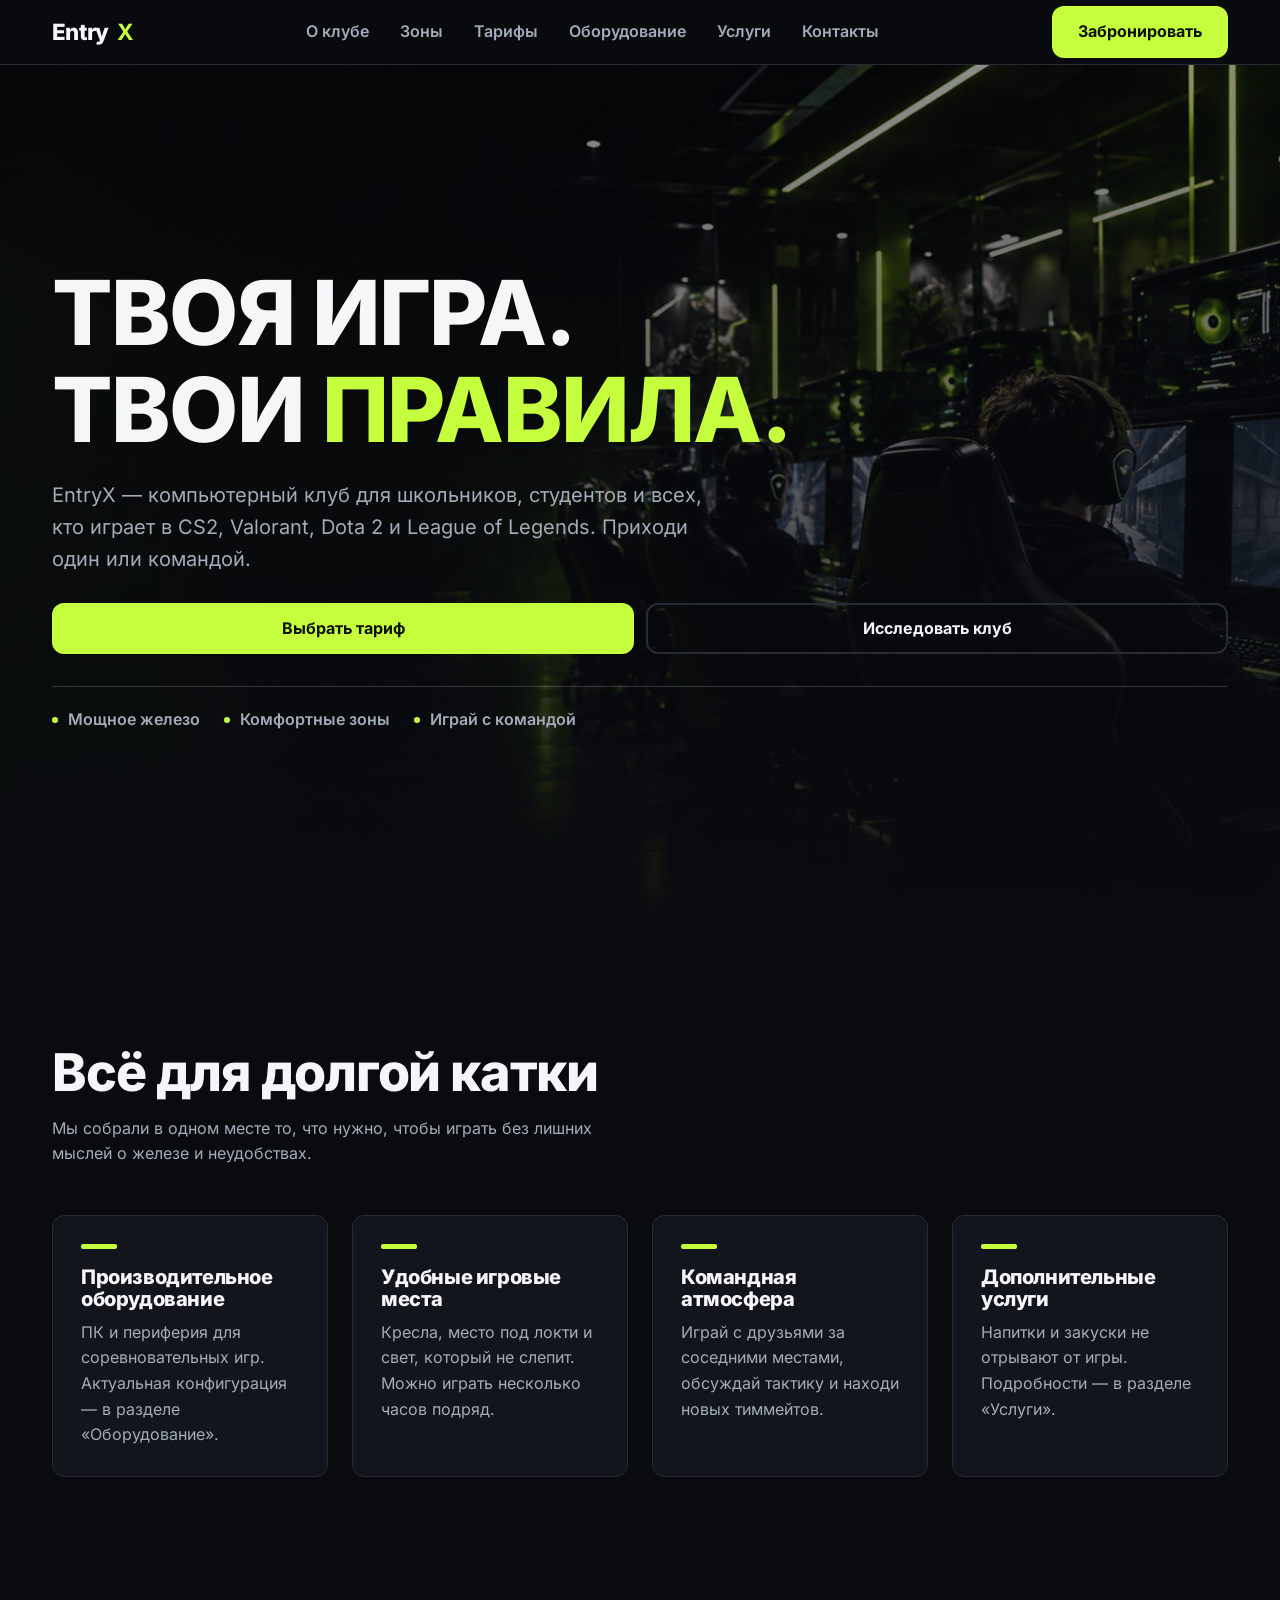
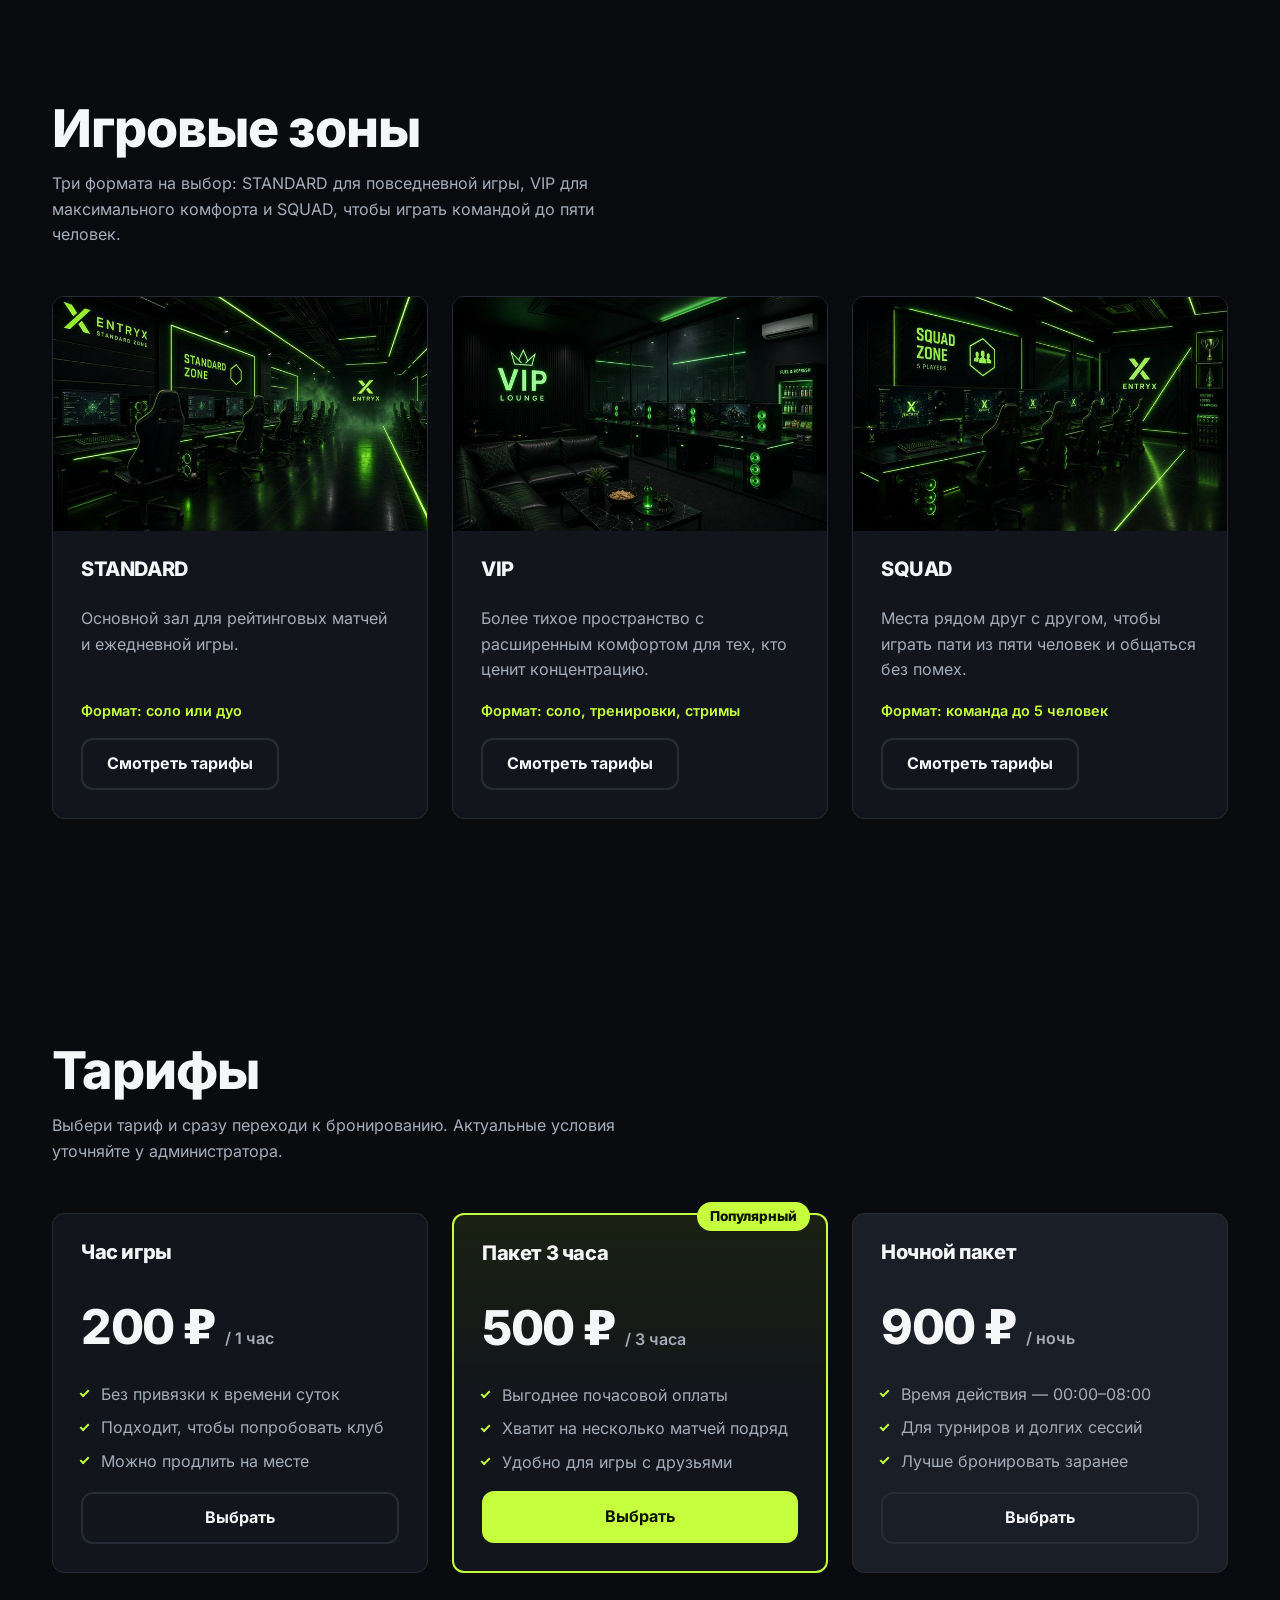
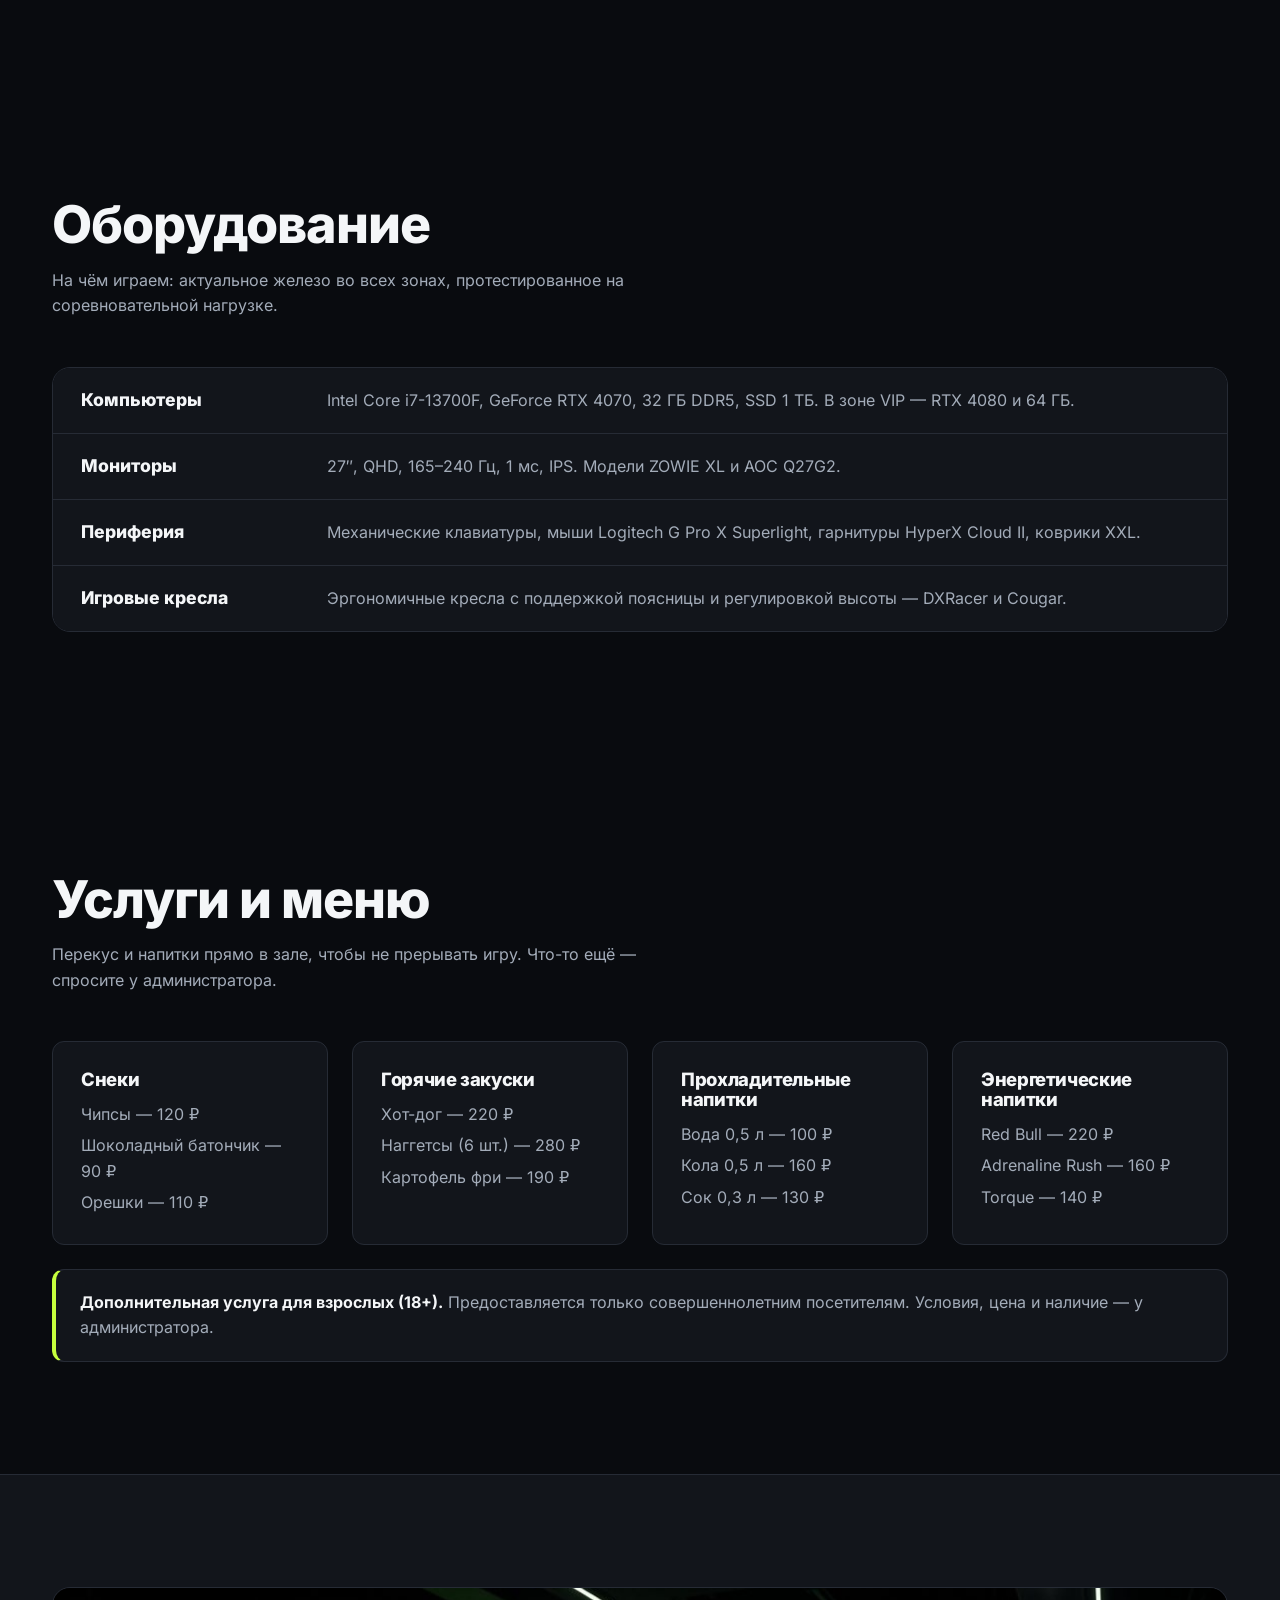
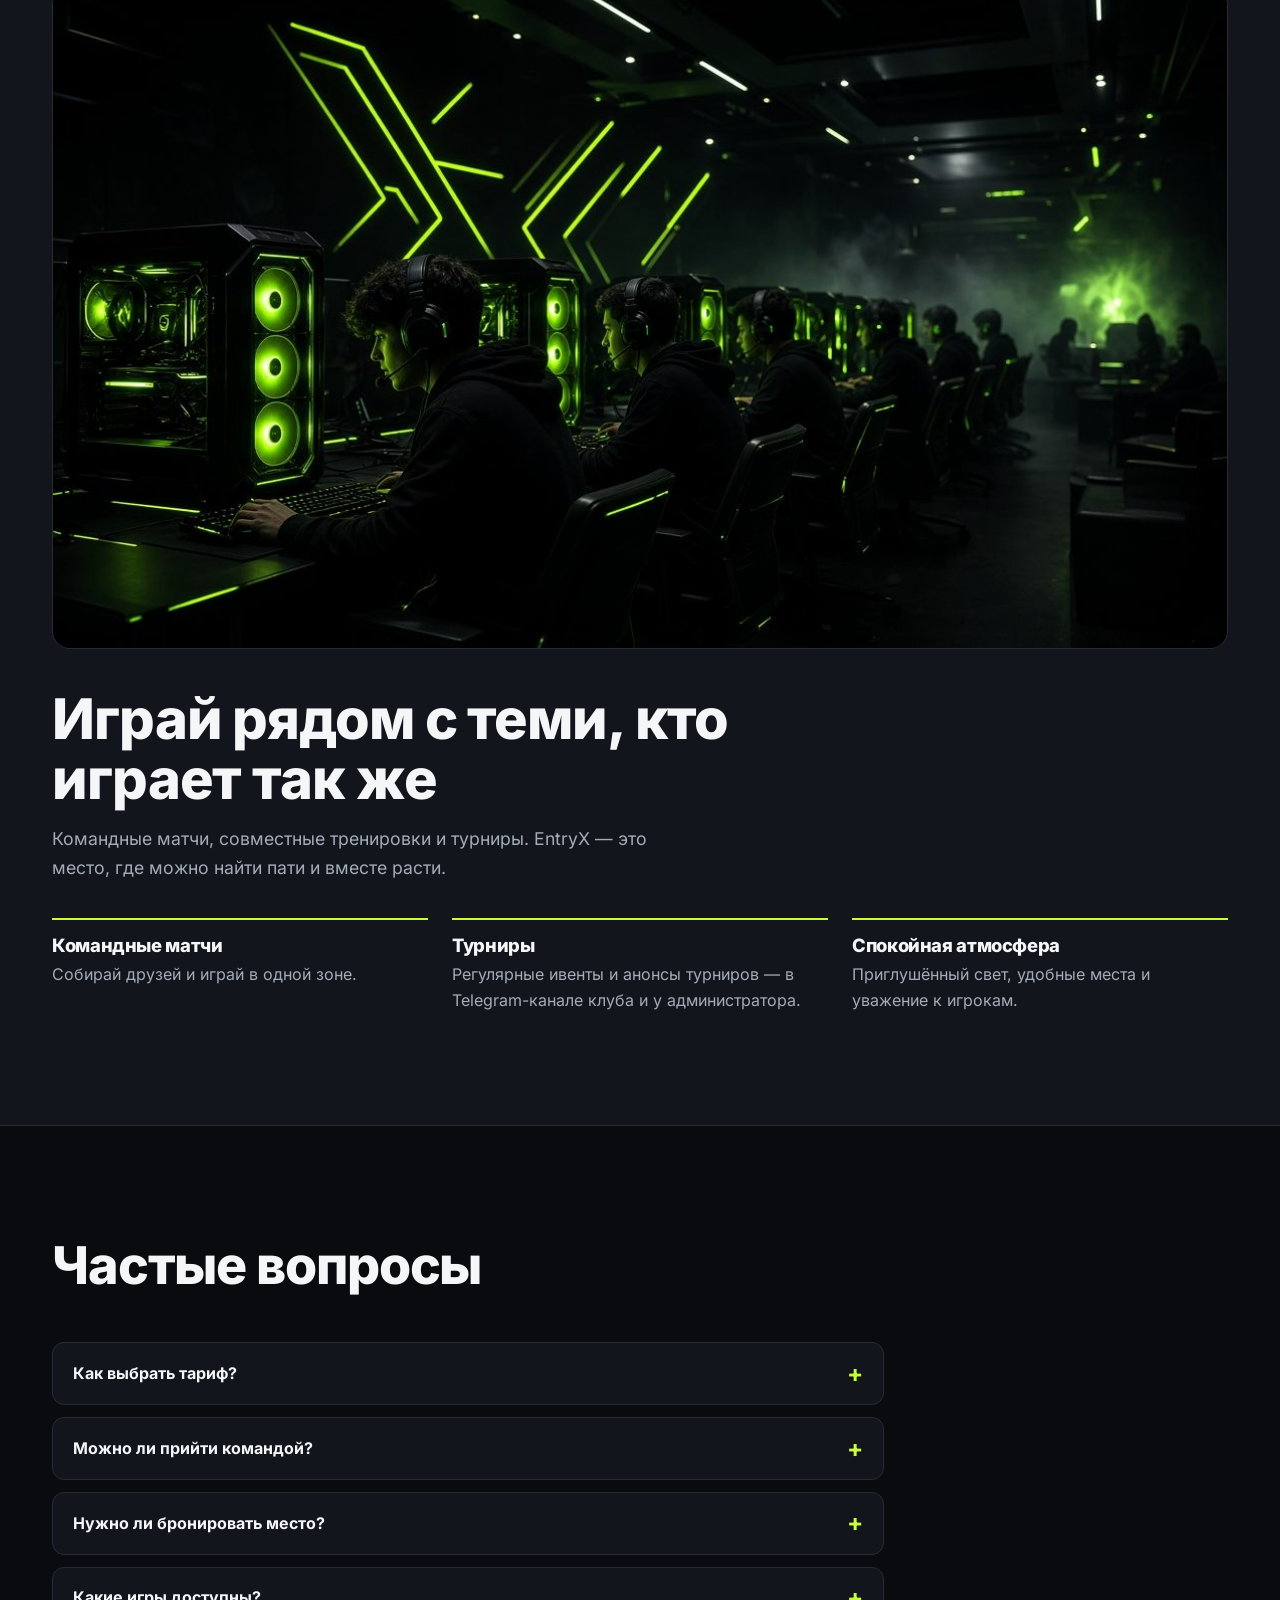
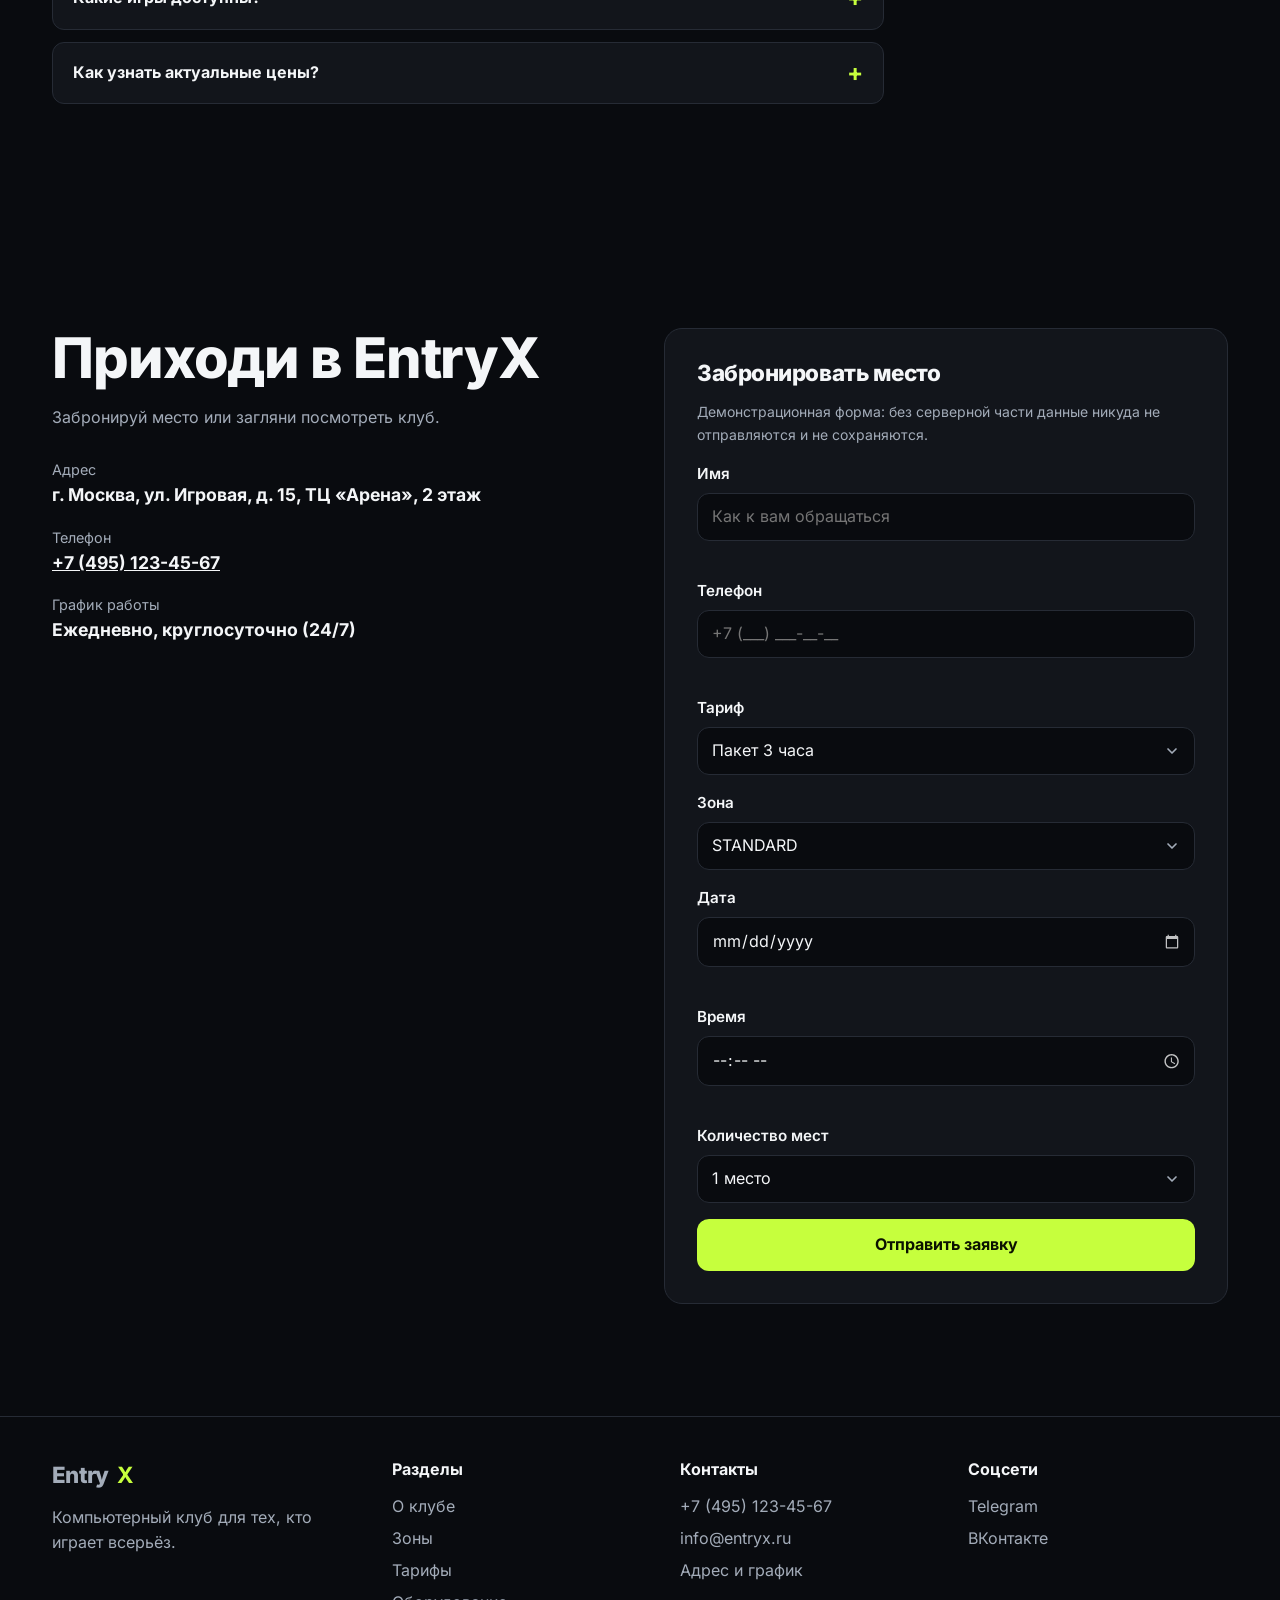
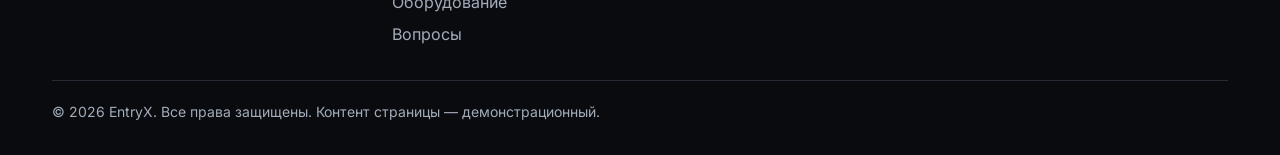
<file: index.html>
<!DOCTYPE html>
<html lang="ru">
<head>
  <meta charset="UTF-8">
  <meta name="viewport" content="width=device-width, initial-scale=1, viewport-fit=cover">
  <script>document.documentElement.classList.add("js");</script>
  <title>EntryX — компьютерный клуб для тех, кто играет всерьёз</title>
  <meta name="description" content="EntryX — компьютерный клуб: игровые зоны, командные места, тарифы и турнирная атмосфера. CS2, Valorant, Dota 2, League of Legends.">
  <meta name="theme-color" content="#090B0F">

  <link rel="icon" href="favicon.svg" type="image/svg+xml">
  <link rel="canonical" href="https://entryx.example.com/">

  <!-- Open Graph -->
  <meta property="og:type" content="website">
  <meta property="og:locale" content="ru_RU">
  <meta property="og:site_name" content="EntryX">
  <meta property="og:title" content="EntryX — компьютерный клуб для тех, кто играет всерьёз">
  <meta property="og:description" content="Игровые зоны, командные места, тарифы и турнирная атмосфера. CS2, Valorant, Dota 2, League of Legends.">
  <meta property="og:url" content="https://entryx.example.com/">
  <meta property="og:image" content="https://images.unsplash.com/photo-1542751371-adc38448a05e?auto=format&fit=crop&w=1200&q=80">

  <!-- Twitter Card -->
  <meta name="twitter:card" content="summary_large_image">
  <meta name="twitter:title" content="EntryX — компьютерный клуб">
  <meta name="twitter:description" content="Игровые зоны, командные места, тарифы и турнирная атмосфера.">
  <meta name="twitter:image" content="https://images.unsplash.com/photo-1542751371-adc38448a05e?auto=format&fit=crop&w=1200&q=80">

  <!-- Self-hosted шрифты: preload основного начертания -->
  <link rel="preload" href="fonts/inter/inter-v20-cyrillic_latin-regular.woff2" as="font" type="font/woff2" crossorigin>

  <link rel="stylesheet" href="css/tokens.css">
  <link rel="stylesheet" href="css/base.css">
  <link rel="stylesheet" href="css/components.css">

  <script type="application/ld+json">
  {
    "@context": "https://schema.org",
    "@type": "InternetCafe",
    "name": "EntryX",
    "description": "Компьютерный клуб: игровые зоны, командные места, тарифы и турнирная атмосфера.",
    "url": "https://entryx.example.com/",
    "telephone": "+7 (495) 123-45-67",
    "priceRange": "₽₽",
    "address": {
      "@type": "PostalAddress",
      "addressCountry": "RU",
      "streetAddress": "ул. Игровая, д. 15, ТЦ «Арена», 2 этаж"
    },
    "openingHours": "Mo-Su 00:00-24:00"
  }
  </script>

  <script src="js/main.js" defer></script>
  <script src="js/form.js" defer></script>
</head>
<body>
  <a class="skip" href="#main">Перейти к содержимому</a>

  <header class="site-header">
    <div class="wrap bar">
      <a class="logo" href="#top" aria-label="EntryX — на главную">
        Entry<b>X</b>
      </a>
      <nav class="nav" aria-label="Основная навигация">
        <ul>
          <li><a href="#about">О клубе</a></li>
          <li><a href="#zones">Зоны</a></li>
          <li><a href="#tariffs">Тарифы</a></li>
          <li><a href="#equipment">Оборудование</a></li>
          <li><a href="#services">Услуги</a></li>
          <li><a href="#contacts">Контакты</a></li>
        </ul>
      </nav>
      <a class="btn btn-primary header-cta" href="#booking">Забронировать</a>
      <button class="menu-btn" id="menuBtn" type="button" aria-expanded="false" aria-controls="mobileNav" aria-label="Открыть меню">
        <span></span><span></span><span></span>
      </button>
    </div>
    <div class="mobile-nav" id="mobileNav">
      <nav aria-label="Мобильная навигация">
        <ul>
          <li><a href="#about">О клубе</a></li>
          <li><a href="#zones">Зоны</a></li>
          <li><a href="#tariffs">Тарифы</a></li>
          <li><a href="#equipment">Оборудование</a></li>
          <li><a href="#services">Услуги</a></li>
          <li><a href="#contacts">Контакты</a></li>
        </ul>
      </nav>
      <a class="btn btn-primary btn-block" href="#booking">Забронировать</a>
    </div>
  </header>

  <main id="main">
    <!-- HERO -->
    <section class="hero" id="top" aria-labelledby="hero-title">
      <div class="hero-bg" aria-hidden="true">
        <img
          src="images/hero-1200.jpg"
          srcset="images/hero-480.jpg 480w,
                  images/hero-768.jpg 768w,
                  images/hero-1200.jpg 1200w,
                  images/hero-1600.jpg 1600w"
          sizes="100vw"
          alt=""
          width="1600" height="900"
          loading="eager" fetchpriority="high" decoding="async">
      </div>
      <div class="wrap hero-content">
        <h1 id="hero-title">Твоя игра.<br>Твои <em>правила.</em></h1>
        <p class="lead">EntryX — компьютерный клуб для школьников, студентов и всех, кто играет в CS2, Valorant, Dota 2 и League of Legends. Приходи один или командой.</p>
        <div class="hero-actions">
          <a class="btn btn-primary" href="#tariffs">Выбрать тариф</a>
          <a class="btn btn-ghost" href="#about">Исследовать клуб</a>
        </div>
        <ul class="facts" aria-label="Коротко о клубе">
          <li>Мощное железо</li>
          <li>Комфортные зоны</li>
          <li>Играй с командой</li>
        </ul>
      </div>
    </section>

    <!-- ПРЕИМУЩЕСТВА -->
    <section id="about" aria-labelledby="about-title">
      <div class="wrap">
        <div class="sec-head">
          <h2 id="about-title">Всё для долгой катки</h2>
          <p>Мы собрали в одном месте то, что нужно, чтобы играть без лишних мыслей о железе и неудобствах.</p>
        </div>
        <div class="grid cols-2">
          <article class="card">
            <div class="mark" aria-hidden="true"></div>
            <h3>Производительное оборудование</h3>
            <p>ПК и периферия для соревновательных игр. Актуальная конфигурация — в разделе «Оборудование».</p>
          </article>
          <article class="card">
            <div class="mark" aria-hidden="true"></div>
            <h3>Удобные игровые места</h3>
            <p>Кресла, место под локти и свет, который не слепит. Можно играть несколько часов подряд.</p>
          </article>
          <article class="card">
            <div class="mark" aria-hidden="true"></div>
            <h3>Командная атмосфера</h3>
            <p>Играй с друзьями за соседними местами, обсуждай тактику и находи новых тиммейтов.</p>
          </article>
          <article class="card">
            <div class="mark" aria-hidden="true"></div>
            <h3>Дополнительные услуги</h3>
            <p>Напитки и закуски не отрывают от игры. Подробности — в разделе «Услуги».</p>
          </article>
        </div>
      </div>
    </section>

    <!-- ЗОНЫ -->
    <section id="zones" aria-labelledby="zones-title">
      <div class="wrap">
        <div class="sec-head">
          <h2 id="zones-title">Игровые зоны</h2>
          <p>Три формата на выбор: STANDARD для повседневной игры, VIP для максимального комфорта и SQUAD, чтобы играть командой до пяти человек.</p>
        </div>
        <div class="grid cols-3">
          <article class="card zone">
            <div class="zone-media" aria-hidden="true">
              <img
                src="images/zone-std-400.jpg"
                srcset="images/zone-std-400.jpg 400w,
                        images/zone-std-700.jpg 700w"
                sizes="(min-width: 900px) 33vw, 100vw"
                alt=""
                width="700" height="470"
                loading="lazy" decoding="async">
            </div>
            <div class="zone-body">
              <h3>STANDARD</h3>
              <p>Основной зал для рейтинговых матчей и ежедневной игры.</p>
              <span class="meta">Формат: соло или дуо</span>
              <a class="btn btn-ghost" href="#tariffs">Смотреть тарифы</a>
            </div>
          </article>
          <article class="card zone">
            <div class="zone-media" aria-hidden="true">
              <img
                src="images/zone-vip-400.jpg"
                srcset="images/zone-vip-400.jpg 400w,
                        images/zone-vip-700.jpg 700w"
                sizes="(min-width: 900px) 33vw, 100vw"
                alt=""
                width="700" height="470"
                loading="lazy" decoding="async">
            </div>
            <div class="zone-body">
              <h3>VIP</h3>
              <p>Более тихое пространство с расширенным комфортом для тех, кто ценит концентрацию.</p>
              <span class="meta">Формат: соло, тренировки, стримы</span>
              <a class="btn btn-ghost" href="#tariffs">Смотреть тарифы</a>
            </div>
          </article>
          <article class="card zone">
            <div class="zone-media" aria-hidden="true">
              <img
                src="images/zone-squad-400.jpg"
                srcset="images/zone-squad-400.jpg 400w,
                        images/zone-squad-700.jpg 700w"
                sizes="(min-width: 900px) 33vw, 100vw"
                alt=""
                width="700" height="467"
                loading="lazy" decoding="async">
            </div>
            <div class="zone-body">
              <h3>SQUAD</h3>
              <p>Места рядом друг с другом, чтобы играть пати из пяти человек и общаться без помех.</p>
              <span class="meta">Формат: команда до 5 человек</span>
              <a class="btn btn-ghost" href="#tariffs">Смотреть тарифы</a>
            </div>
          </article>
        </div>
      </div>
    </section>

    <!-- ТАРИФЫ -->
    <section id="tariffs" aria-labelledby="tariffs-title">
      <div class="wrap">
        <div class="sec-head">
          <h2 id="tariffs-title">Тарифы</h2>
          <p>Выбери тариф и сразу переходи к бронированию. Актуальные условия уточняйте у администратора.</p>
        </div>
        <div class="grid cols-3">
          <article class="card tariff">
            <h3>Час игры</h3>
            <div class="price">200 ₽ <small>/ 1 час</small></div>
            <ul>
              <li>Без привязки к времени суток</li>
              <li>Подходит, чтобы попробовать клуб</li>
              <li>Можно продлить на месте</li>
            </ul>
            <button class="btn btn-ghost" type="button" data-tariff="Час игры">Выбрать</button>
          </article>
          <article class="card tariff popular">
            <span class="badge">Популярный</span>
            <h3>Пакет 3 часа</h3>
            <div class="price">500 ₽ <small>/ 3 часа</small></div>
            <ul>
              <li>Выгоднее почасовой оплаты</li>
              <li>Хватит на несколько матчей подряд</li>
              <li>Удобно для игры с друзьями</li>
            </ul>
            <button class="btn btn-primary" type="button" data-tariff="Пакет 3 часа">Выбрать</button>
          </article>
          <article class="card tariff night">
            <h3>Ночной пакет</h3>
            <div class="price">900 ₽ <small>/ ночь</small></div>
            <ul>
              <li>Время действия — 00:00–08:00</li>
              <li>Для турниров и долгих сессий</li>
              <li>Лучше бронировать заранее</li>
            </ul>
            <button class="btn btn-ghost" type="button" data-tariff="Ночной пакет">Выбрать</button>
          </article>
        </div>
      </div>
    </section>

    <!-- ОБОРУДОВАНИЕ -->
    <section id="equipment" aria-labelledby="equip-title">
      <div class="wrap">
        <div class="sec-head">
          <h2 id="equip-title">Оборудование</h2>
          <p>На чём играем: актуальное железо во всех зонах, протестированное на соревновательной нагрузке.</p>
        </div>
        <dl class="spec-list">
          <div class="spec">
            <dt>Компьютеры</dt>
            <dd>Intel Core i7-13700F, GeForce RTX 4070, 32 ГБ DDR5, SSD 1 ТБ. В зоне VIP — RTX 4080 и 64 ГБ.</dd>
          </div>
          <div class="spec">
            <dt>Мониторы</dt>
            <dd>27″, QHD, 165–240 Гц, 1 мс, IPS. Модели ZOWIE XL и AOC Q27G2.</dd>
          </div>
          <div class="spec">
            <dt>Периферия</dt>
            <dd>Механические клавиатуры, мыши Logitech G Pro X Superlight, гарнитуры HyperX Cloud II, коврики XXL.</dd>
          </div>
          <div class="spec">
            <dt>Игровые кресла</dt>
            <dd>Эргономичные кресла с поддержкой поясницы и регулировкой высоты — DXRacer и Cougar.</dd>
          </div>
        </dl>
      </div>
    </section>

    <!-- УСЛУГИ И МЕНЮ -->
    <section id="services" aria-labelledby="services-title">
      <div class="wrap">
        <div class="sec-head">
          <h2 id="services-title">Услуги и меню</h2>
          <p>Перекус и напитки прямо в зале, чтобы не прерывать игру. Что-то ещё — спросите у администратора.</p>
        </div>
        <div class="grid cols-2">
          <article class="card menu-cat">
            <h3>Снеки</h3>
            <ul>
              <li>Чипсы — 120 ₽</li>
              <li>Шоколадный батончик — 90 ₽</li>
              <li>Орешки — 110 ₽</li>
            </ul>
          </article>
          <article class="card menu-cat">
            <h3>Горячие закуски</h3>
            <ul>
              <li>Хот-дог — 220 ₽</li>
              <li>Наггетсы (6 шт.) — 280 ₽</li>
              <li>Картофель фри — 190 ₽</li>
            </ul>
          </article>
          <article class="card menu-cat">
            <h3>Прохладительные напитки</h3>
            <ul>
              <li>Вода 0,5 л — 100 ₽</li>
              <li>Кола 0,5 л — 160 ₽</li>
              <li>Сок 0,3 л — 130 ₽</li>
            </ul>
          </article>
          <article class="card menu-cat">
            <h3>Энергетические напитки</h3>
            <ul>
              <li>Red Bull — 220 ₽</li>
              <li>Adrenaline Rush — 160 ₽</li>
              <li>Torque — 140 ₽</li>
            </ul>
          </article>
        </div>
        <p class="notice">
          <strong>Дополнительная услуга для взрослых (18+).</strong>
          Предоставляется только совершеннолетним посетителям. Условия, цена и наличие — у администратора.
        </p>
      </div>
    </section>

    <!-- АТМОСФЕРА -->
    <section class="community" id="community" aria-labelledby="comm-title">
      <div class="wrap">
        <div class="community__visual" aria-hidden="true">
          <img
            src="images/community-600.jpg"
            srcset="images/community-600.jpg 600w,
                    images/community-900.jpg 900w,
                    images/community-1168.jpg 1168w"
            sizes="100vw"
            alt=""
            width="1168" height="784"
            loading="lazy" decoding="async">
        </div>
        <div class="community__content">
          <h2 id="comm-title">Играй рядом с теми, кто играет так же</h2>
          <p class="lead">Командные матчи, совместные тренировки и турниры. EntryX — это место, где можно найти пати и вместе расти.</p>
          <div class="grid cols-3 moments">
            <div class="moment">
              <h3>Командные матчи</h3>
              <p>Собирай друзей и играй в одной зоне.</p>
            </div>
            <div class="moment">
              <h3>Турниры</h3>
              <p>Регулярные ивенты и анонсы турниров — в Telegram-канале клуба и у администратора.</p>
            </div>
            <div class="moment">
              <h3>Спокойная атмосфера</h3>
              <p>Приглушённый свет, удобные места и уважение к игрокам.</p>
            </div>
          </div>
        </div>
      </div>
    </section>

    <!-- FAQ -->
    <section id="faq" aria-labelledby="faq-title">
      <div class="wrap">
        <div class="sec-head">
          <h2 id="faq-title">Частые вопросы</h2>
        </div>
        <div class="faq">
          <details>
            <summary>Как выбрать тариф?</summary>
            <p>Для знакомства с клубом подойдёт почасовой тариф. Если планируете несколько матчей, посмотрите пакеты. Актуальные условия уточняйте у администратора.</p>
          </details>
          <details>
            <summary>Можно ли прийти командой?</summary>
            <p>Да, для этого есть зона SQUAD. Чтобы места оказались рядом, лучше забронировать заранее.</p>
          </details>
          <details>
            <summary>Нужно ли бронировать место?</summary>
            <p>Не обязательно, но бронь повышает шансы занять нужную зону в загруженное время. Мы не гарантируем свободные места без брони.</p>
          </details>
          <details>
            <summary>Какие игры доступны?</summary>
            <p>Клуб ориентирован на CS2, Valorant, Dota 2 и League of Legends. Полный список игр уточняйте у администратора.</p>
          </details>
          <details>
            <summary>Как узнать актуальные цены?</summary>
            <p>Актуальные тарифы и действующие акции уточняйте по контактам клуба или на месте у администратора.</p>
          </details>
        </div>
      </div>
    </section>

    <!-- КОНТАКТЫ -->
    <section id="contacts" aria-labelledby="contacts-title">
      <div class="wrap contact-grid">
        <div class="contact-info">
          <h2 id="contacts-title">Приходи в EntryX</h2>
          <p>Забронируй место или загляни посмотреть клуб.</p>
          <ul class="info-list">
            <li><span>Адрес</span><strong>г. Москва, ул. Игровая, д. 15, ТЦ «Арена», 2 этаж</strong></li>
            <li><span>Телефон</span><strong><a href="tel:+74951234567">+7 (495) 123-45-67</a></strong></li>
            <li><span>График работы</span><strong>Ежедневно, круглосуточно (24/7)</strong></li>
          </ul>
        </div>
        <form class="form" id="booking" novalidate aria-labelledby="form-title">
          <h3 id="form-title">Забронировать место</h3>
          <p class="small">Демонстрационная форма: без серверной части данные никуда не отправляются и не сохраняются.</p>
          <div class="field">
            <label for="name">Имя</label>
            <input id="name" name="name" type="text" autocomplete="name" minlength="2" required placeholder="Как к вам обращаться">
            <span class="err" id="nameErr" aria-live="polite"></span>
          </div>
          <div class="field">
            <label for="phone">Телефон</label>
            <input id="phone" name="phone" type="tel" inputmode="tel" autocomplete="tel" required placeholder="+7 (___) ___-__-__">
            <span class="err" id="phoneErr" aria-live="polite"></span>
          </div>
          <div class="field">
            <label for="tariffSel">Тариф</label>
            <select id="tariffSel" name="tariff">
              <option value="Час игры">Час игры</option>
              <option value="Пакет 3 часа" selected>Пакет 3 часа</option>
              <option value="Ночной пакет">Ночной пакет</option>
            </select>
          </div>
          <div class="field">
            <label for="zoneSel">Зона</label>
            <select id="zoneSel" name="zone">
              <option value="STANDARD">STANDARD</option>
              <option value="VIP">VIP</option>
              <option value="SQUAD">SQUAD</option>
            </select>
          </div>
          <div class="field">
            <label for="date">Дата</label>
            <input id="date" name="date" type="date" required>
            <span class="err" id="dateErr" aria-live="polite"></span>
          </div>
          <div class="field">
            <label for="time">Время</label>
            <input id="time" name="time" type="time" required>
            <span class="err" id="timeErr" aria-live="polite"></span>
          </div>
          <div class="field">
            <label for="count">Количество мест</label>
            <select id="count" name="count">
              <option value="1">1 место</option>
              <option value="2">2 места</option>
              <option value="3">3 места</option>
              <option value="4">4 места</option>
              <option value="5">5 мест</option>
            </select>
          </div>
          <button class="btn btn-primary btn-block" type="submit">Отправить заявку</button>
          <div class="form-status" id="formStatus" role="status" aria-live="polite" hidden></div>
        </form>
      </div>
    </section>
  </main>

  <footer class="site-footer">
    <div class="wrap">
      <div class="foot">
        <div>
          <a class="logo" href="#top" aria-label="EntryX — наверх">
            Entry<b>X</b>
          </a>
          <p class="about">Компьютерный клуб для тех, кто играет всерьёз.</p>
        </div>
        <div>
          <h4>Разделы</h4>
          <ul>
            <li><a href="#about">О клубе</a></li>
            <li><a href="#zones">Зоны</a></li>
            <li><a href="#tariffs">Тарифы</a></li>
            <li><a href="#equipment">Оборудование</a></li>
            <li><a href="#faq">Вопросы</a></li>
          </ul>
        </div>
        <div>
          <h4>Контакты</h4>
          <ul>
            <li><a href="tel:+74951234567">+7 (495) 123-45-67</a></li>
            <li><a href="mailto:info@entryx.ru">info@entryx.ru</a></li>
            <li><a href="#contacts">Адрес и график</a></li>
          </ul>
        </div>
        <div>
          <h4>Соцсети</h4>
          <ul>
            <li><a href="https://t.me/entryx" rel="noopener" target="_blank">Telegram</a></li>
            <li><a href="https://vk.com/entryx" rel="noopener" target="_blank">ВКонтакте</a></li>
          </ul>
        </div>
      </div>
      <p class="copy">© <span data-year>2026</span> EntryX. Все права защищены. Контент страницы — демонстрационный.</p>
    </div>
  </footer>

  <button class="to-top" id="toTop" type="button" aria-label="Наверх">
    <svg width="20" height="20" viewBox="0 0 24 24" fill="none" stroke="currentColor" stroke-width="2.5" stroke-linecap="round" stroke-linejoin="round" aria-hidden="true">
      <path d="M12 19V5"/>
      <path d="m5 12 7-7 7 7"/>
    </svg>
  </button>
</body>
</html>
</file>
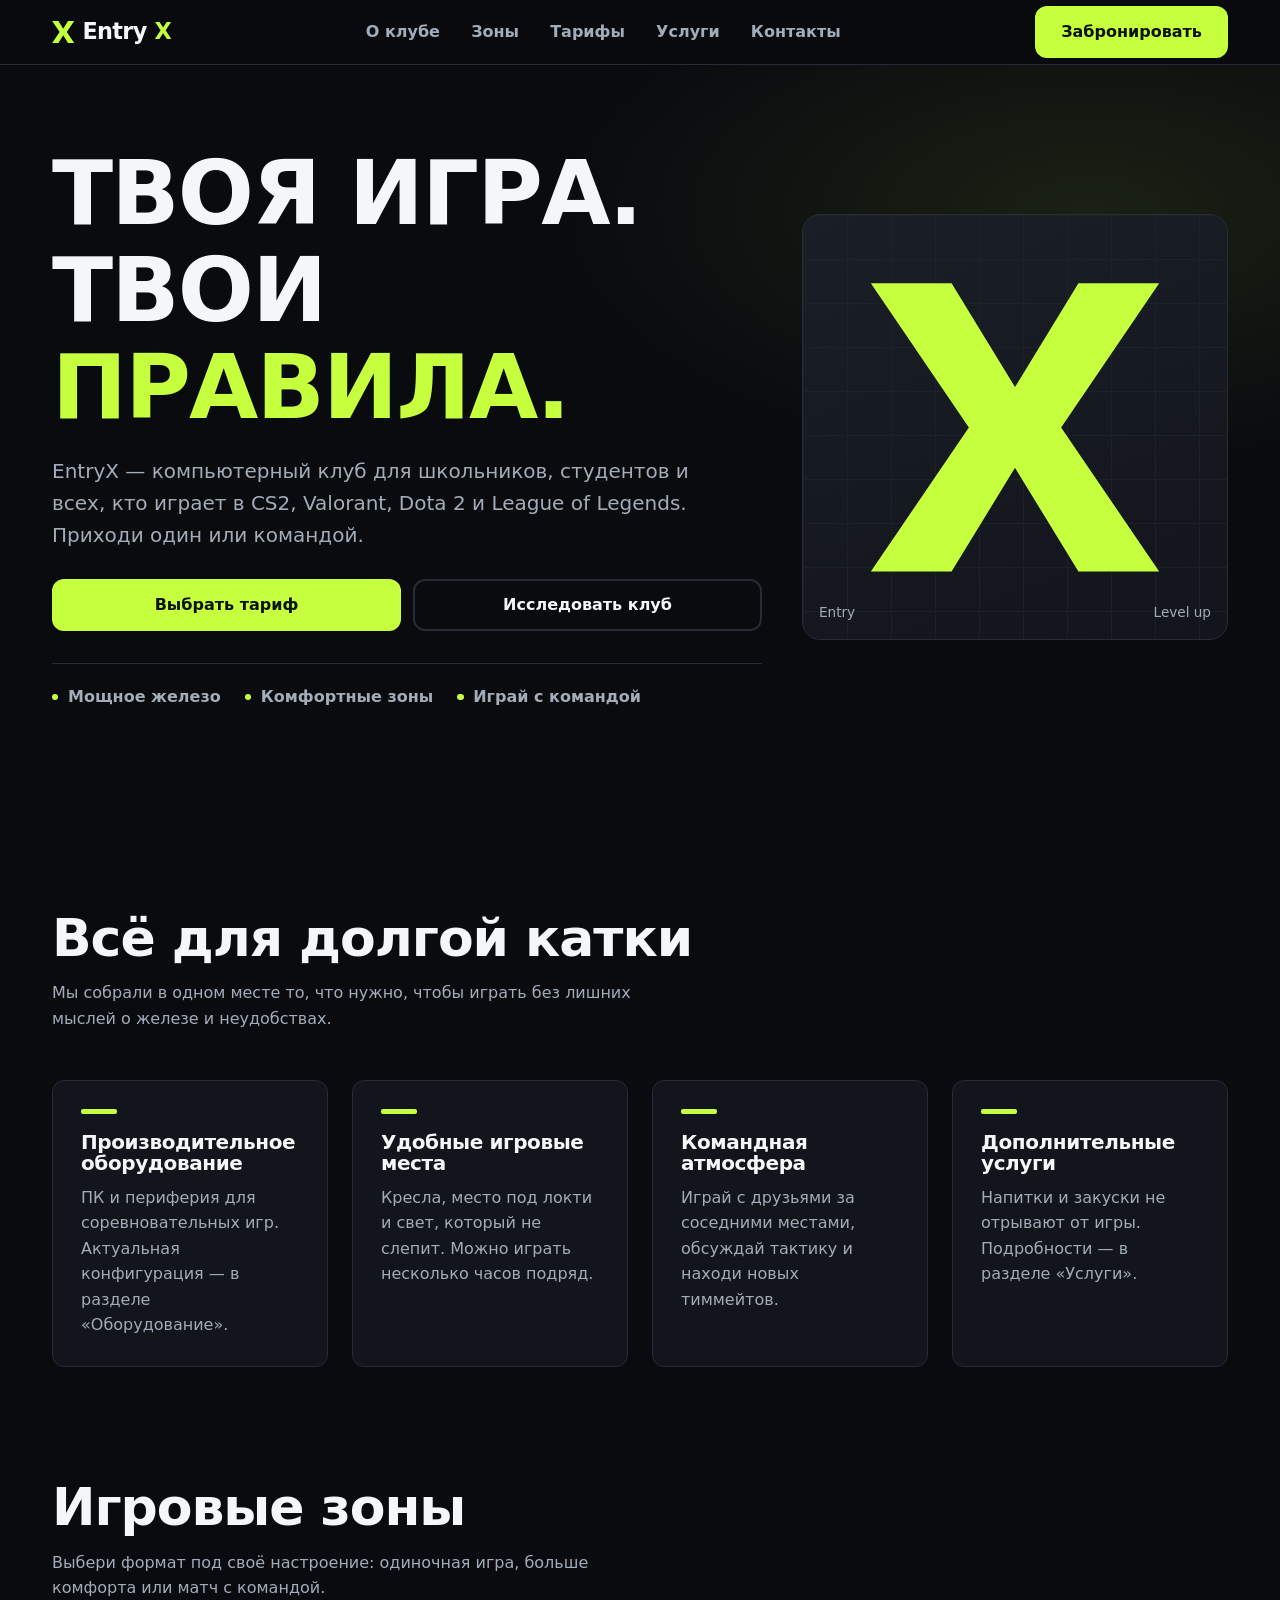
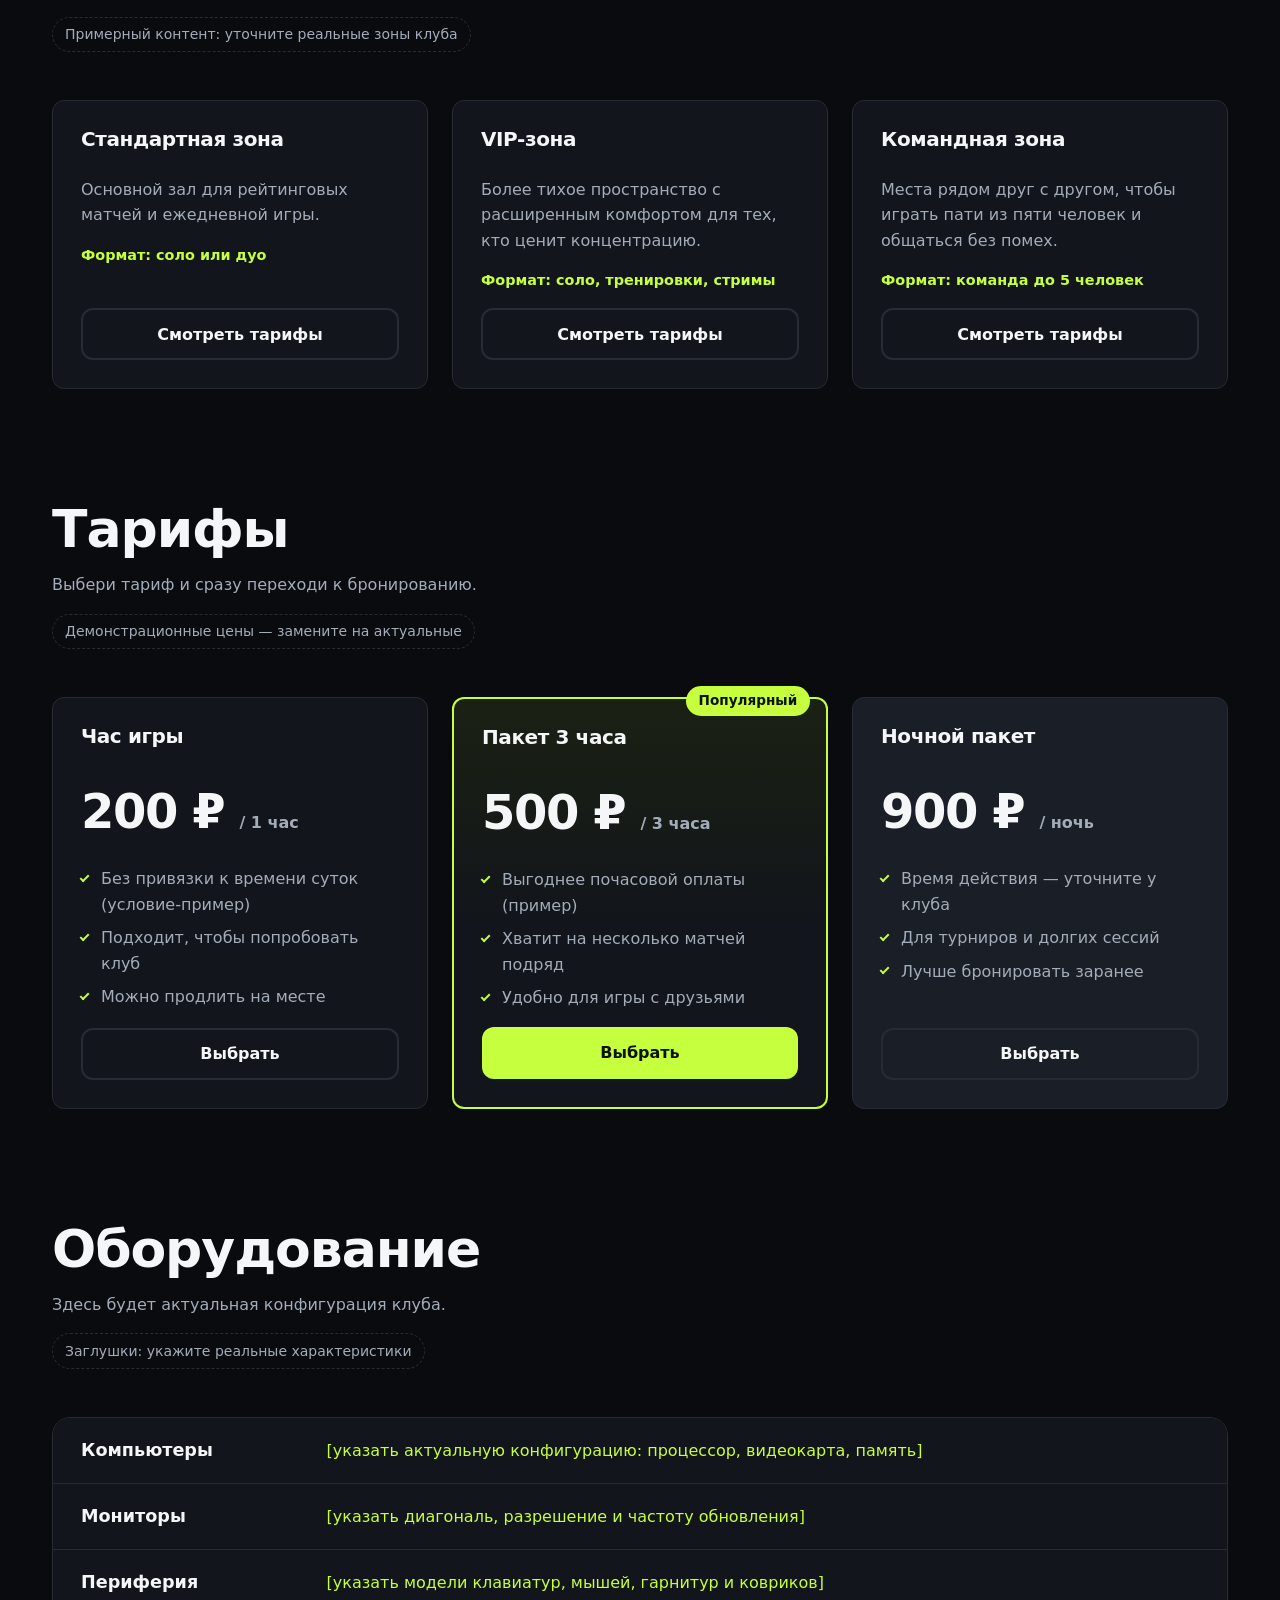
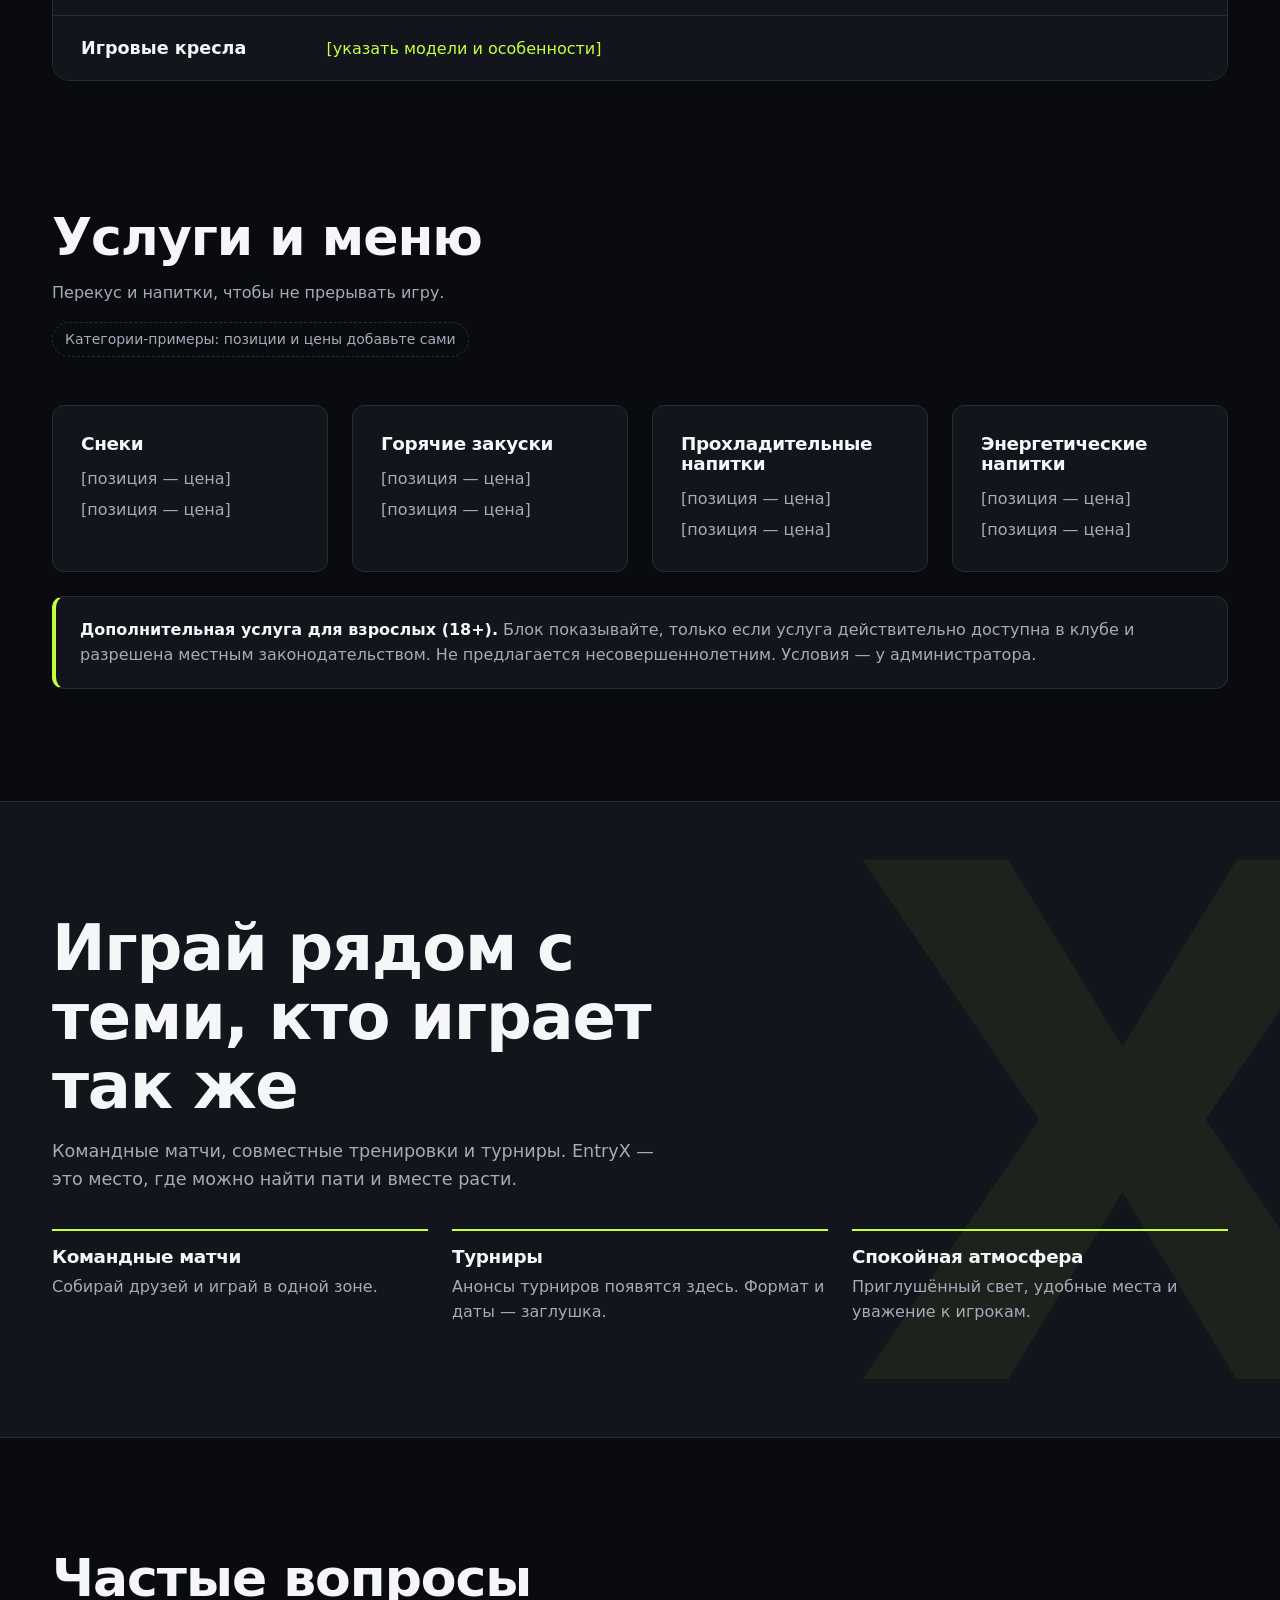
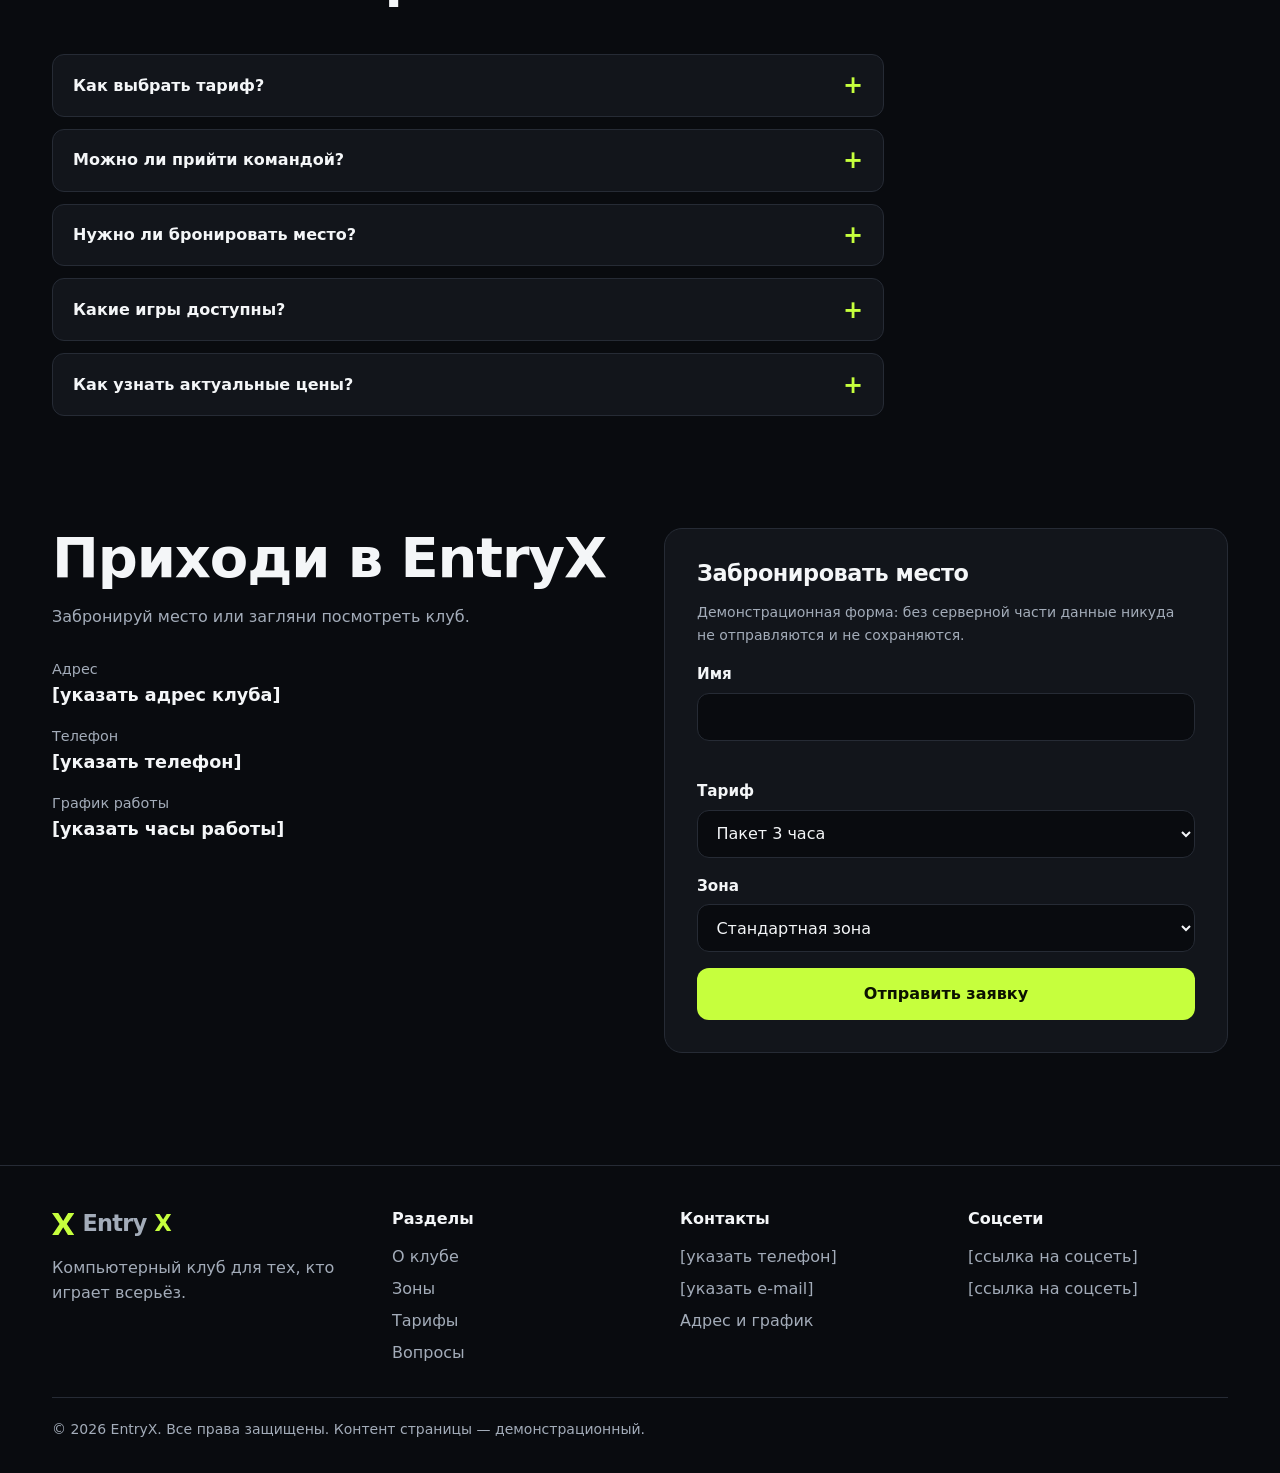
<file: index(claude).html>
<!DOCTYPE html>
<html lang="ru">
<head>
<meta charset="utf-8">
<meta name="viewport" content="width=device-width, initial-scale=1, viewport-fit=cover">
<title>EntryX — компьютерный клуб для тех, кто играет всерьёз</title>
<meta name="description" content="EntryX — компьютерный клуб для школьников, студентов и молодёжи: игровые зоны, командные места, тарифы и турнирная атмосфера.">
<meta name="theme-color" content="#090B0F">
<style>
/* ===== Переменные ===== */
:root{
  --bg:#090B0F; --surface:#12151B; --surface-2:#1A1E26; --line:#262B35;
  --text:#F4F6F8; --muted:#A3ACB9; --accent:#C6FF3D; --accent-ink:#0B1200;
  --radius:12px; --radius-lg:18px;
  --gap:clamp(1rem,2.5vw,1.5rem); --pad-x:clamp(1rem,4vw,2rem);
  --section-y:clamp(3.5rem,9vw,7rem); --max:1240px; --header-h:64px;
  --font:"Segoe UI",system-ui,-apple-system,"Helvetica Neue",Arial,sans-serif;
}
*,*::before,*::after{box-sizing:border-box}
html{scroll-behavior:smooth;scroll-padding-top:calc(var(--header-h) + 12px);-webkit-text-size-adjust:100%}
@media (prefers-reduced-motion:reduce){html{scroll-behavior:auto}*{transition:none!important;animation:none!important}}
body{margin:0;background:var(--bg);color:var(--text);font-family:var(--font);font-size:1rem;line-height:1.6;overflow-x:hidden;
  padding-left:env(safe-area-inset-left);padding-right:env(safe-area-inset-right)}
img,svg{max-width:100%;display:block}
a{color:inherit}
h1,h2,h3{line-height:1.08;margin:0;font-weight:800;letter-spacing:-.02em}
p{margin:0}
:focus-visible{outline:3px solid var(--accent);outline-offset:3px;border-radius:6px}
.wrap{width:100%;max-width:var(--max);margin:0 auto;padding-inline:var(--pad-x)}
section{padding-block:var(--section-y)}
.sec-head{max-width:46rem;margin-bottom:clamp(1.75rem,4vw,3rem)}
.sec-head h2{font-size:clamp(1.9rem,5.5vw,3.25rem)}
.sec-head p{color:var(--muted);margin-top:.9rem;max-width:60ch}
.demo-note{display:inline-block;margin-top:1rem;padding:.35rem .75rem;border:1px dashed var(--line);border-radius:999px;color:var(--muted);font-size:.875rem}

/* ===== Кнопки ===== */
.btn{display:inline-flex;align-items:center;justify-content:center;min-height:48px;padding:.7rem 1.5rem;border-radius:var(--radius);
  border:2px solid transparent;font:inherit;font-weight:700;text-decoration:none;cursor:pointer;transition:transform .15s,background .15s,border-color .15s,color .15s}
.btn:active{transform:translateY(1px) scale(.99)}
.btn-primary{background:var(--accent);color:var(--accent-ink)}
.btn-primary:hover{background:#d8ff74}
.btn-ghost{border-color:var(--line);color:var(--text);background:transparent}
.btn-ghost:hover{border-color:var(--accent);color:var(--accent)}
.btn-block{width:100%}

/* ===== Шапка ===== */
.site-header{position:sticky;top:0;z-index:50;background:rgba(9,11,15,.92);backdrop-filter:blur(10px);border-bottom:1px solid var(--line);padding-top:env(safe-area-inset-top)}
.bar{display:flex;align-items:center;justify-content:space-between;gap:1rem;min-height:var(--header-h)}
.logo{display:inline-flex;align-items:center;gap:.5rem;text-decoration:none;font-weight:900;font-size:1.4rem;letter-spacing:-.03em}
.logo-x{display:inline-block;width:1em;height:1em;background:var(--accent);
  clip-path:polygon(0 0,28% 0,50% 36%,72% 0,100% 0,66% 50%,100% 100%,72% 100%,50% 64%,28% 100%,0 100%,34% 50%)}
.logo b{color:var(--accent)}
.nav{display:none}
.nav ul{list-style:none;margin:0;padding:0;display:flex;gap:.25rem}
.nav a{display:block;padding:.6rem .85rem;border-radius:8px;text-decoration:none;color:var(--muted);font-weight:600}
.nav a:hover{color:var(--text);background:var(--surface)}
.header-cta{display:none}
.menu-btn{display:inline-flex;flex-direction:column;justify-content:center;gap:5px;width:48px;height:48px;padding:0 12px;background:transparent;border:1px solid var(--line);border-radius:var(--radius);cursor:pointer}
.menu-btn span{height:2px;background:var(--text);border-radius:2px;transition:transform .2s,opacity .2s}
.menu-btn[aria-expanded="true"] span:nth-child(1){transform:translateY(7px) rotate(45deg)}
.menu-btn[aria-expanded="true"] span:nth-child(2){opacity:0}
.menu-btn[aria-expanded="true"] span:nth-child(3){transform:translateY(-7px) rotate(-45deg)}
.mobile-nav{display:none;border-top:1px solid var(--line);background:var(--bg);padding:.75rem var(--pad-x) 1.25rem}
.mobile-nav.open{display:block}
.mobile-nav ul{list-style:none;margin:0 0 1rem;padding:0}
.mobile-nav a:not(.btn){display:block;padding:.9rem .25rem;border-bottom:1px solid var(--line);text-decoration:none;font-weight:600;font-size:1.1rem}
@media (min-width:900px){
  .nav,.header-cta{display:block}.header-cta{display:inline-flex}
  .menu-btn,.mobile-nav{display:none!important}
}

/* ===== Hero ===== */
.hero{padding-block:clamp(2.5rem,7vw,5rem) clamp(3rem,7vw,5.5rem);position:relative;overflow:hidden;
  background:radial-gradient(60% 50% at 85% 20%,rgba(198,255,61,.09),transparent 70%)}
.hero-grid{display:grid;gap:2.5rem;align-items:center}
.hero h1{font-size:clamp(2.6rem,10vw,5.6rem);text-transform:uppercase}
.hero h1 em{font-style:normal;color:var(--accent)}
.hero p.lead{margin-top:1.25rem;color:var(--muted);font-size:clamp(1.05rem,2.4vw,1.25rem);max-width:52ch}
.hero-actions{display:flex;flex-wrap:wrap;gap:.75rem;margin-top:1.75rem}
.hero-actions .btn{flex:1 1 200px}
.facts{display:flex;flex-wrap:wrap;gap:.5rem 1.5rem;margin:2rem 0 0;padding:1.25rem 0 0;border-top:1px solid var(--line);list-style:none;color:var(--muted);font-weight:600}
.facts li{position:relative;padding-left:1rem}
.facts li::before{content:"";position:absolute;left:0;top:.6em;width:.4rem;height:.4rem;background:var(--accent);border-radius:50%}
.hero-art{position:relative;aspect-ratio:1/1;max-width:440px;width:100%;margin-inline:auto;border:1px solid var(--line);border-radius:var(--radius-lg);overflow:hidden;
  background:linear-gradient(160deg,var(--surface-2),var(--surface));display:grid;place-items:center}
.hero-art::before{content:"";position:absolute;inset:0;background-image:linear-gradient(var(--line) 1px,transparent 1px),linear-gradient(90deg,var(--line) 1px,transparent 1px);background-size:44px 44px;opacity:.45}
.hero-art .big-x{position:relative;width:68%;aspect-ratio:1;background:var(--accent);
  clip-path:polygon(0 0,28% 0,50% 36%,72% 0,100% 0,66% 50%,100% 100%,72% 100%,50% 64%,28% 100%,0 100%,34% 50%);
  filter:drop-shadow(0 0 28px rgba(198,255,61,.35))}
.hero-art .tag{position:absolute;left:1rem;bottom:1rem;right:1rem;display:flex;justify-content:space-between;gap:.5rem;font-size:.85rem;color:var(--muted)}
@media (min-width:900px){.hero-grid{grid-template-columns:1.25fr .75fr}}

/* ===== Карточки и сетки ===== */
.grid{display:grid;gap:var(--gap)}
.cols-2{grid-template-columns:repeat(auto-fit,minmax(min(100%,260px),1fr))}
.cols-3{grid-template-columns:repeat(auto-fit,minmax(min(100%,280px),1fr))}
.card{background:var(--surface);border:1px solid var(--line);border-radius:var(--radius);padding:clamp(1.25rem,3vw,1.75rem);transition:border-color .2s,transform .2s}
.card:hover{border-color:var(--accent)}
.card h3{font-size:1.25rem;margin-bottom:.6rem}
.card p{color:var(--muted)}
.mark{width:2.25rem;height:.35rem;background:var(--accent);border-radius:2px;margin-bottom:1.1rem}

/* ===== Зоны ===== */
.zone{display:flex;flex-direction:column;gap:1rem}
.zone .meta{font-size:.9rem;color:var(--accent);font-weight:600}
.zone .btn{margin-top:auto}

/* ===== Тарифы ===== */
.tariff{display:flex;flex-direction:column;gap:1rem;position:relative}
.tariff .price{font-size:clamp(2.2rem,6vw,3rem);font-weight:900;letter-spacing:-.03em}
.tariff .price small{font-size:1rem;font-weight:600;color:var(--muted);letter-spacing:0}
.tariff ul{list-style:none;margin:0;padding:0;display:grid;gap:.5rem;color:var(--muted)}
.tariff li{padding-left:1.25rem;position:relative}
.tariff li::before{content:"";position:absolute;left:0;top:.6em;width:.55rem;height:.3rem;border-left:2px solid var(--accent);border-bottom:2px solid var(--accent);transform:rotate(-45deg) translateY(-30%)}
.tariff .btn{margin-top:auto}
.tariff.popular{border:2px solid var(--accent);background:linear-gradient(180deg,rgba(198,255,61,.09),var(--surface) 55%)}
.badge{position:absolute;top:-.8rem;right:1rem;background:var(--accent);color:var(--accent-ink);font-weight:800;font-size:.85rem;padding:.25rem .8rem;border-radius:999px}
.tariff.night{background:var(--surface-2)}

/* ===== Оборудование ===== */
.spec-list{display:grid;gap:0;border:1px solid var(--line);border-radius:var(--radius-lg);overflow:hidden}
.spec{display:grid;gap:.35rem;padding:1.15rem clamp(1rem,3vw,1.75rem);background:var(--surface);border-bottom:1px solid var(--line)}
.spec:last-child{border-bottom:0}
.spec dt{font-weight:800;font-size:1.1rem}
.spec dd{margin:0;color:var(--muted)}
.spec dd i{font-style:normal;color:var(--accent)}
@media (min-width:760px){.spec{grid-template-columns:240px 1fr;align-items:baseline}}

/* ===== Меню ===== */
.menu-cat h3{font-size:1.15rem}
.menu-cat ul{margin:.75rem 0 0;padding:0;list-style:none;color:var(--muted);display:grid;gap:.35rem}
.notice{margin-top:var(--gap);padding:1.25rem 1.5rem;border:1px solid var(--line);border-left:4px solid var(--accent);border-radius:var(--radius);background:var(--surface);color:var(--muted)}
.notice strong{color:var(--text)}

/* ===== Комьюнити ===== */
.community{background:var(--surface);border-block:1px solid var(--line);position:relative;overflow:hidden}
.community::after{content:"";position:absolute;right:-8%;top:50%;width:min(60vw,520px);aspect-ratio:1;transform:translateY(-50%);background:var(--accent);opacity:.06;
  clip-path:polygon(0 0,28% 0,50% 36%,72% 0,100% 0,66% 50%,100% 100%,72% 100%,50% 64%,28% 100%,0 100%,34% 50%);pointer-events:none}
.community .wrap{position:relative;z-index:1}
.community h2{font-size:clamp(2rem,6.5vw,4rem);max-width:16ch}
.community p.lead{color:var(--muted);margin-top:1rem;max-width:56ch;font-size:1.1rem}
.moments{margin-top:2.25rem}
.moment{border-top:2px solid var(--accent);padding-top:1rem}
.moment h3{font-size:1.15rem;margin-bottom:.4rem}
.moment p{color:var(--muted)}

/* ===== FAQ ===== */
.faq{max-width:52rem;display:grid;gap:.75rem}
.faq details{background:var(--surface);border:1px solid var(--line);border-radius:var(--radius)}
.faq details[open]{border-color:var(--accent)}
.faq summary{list-style:none;cursor:pointer;padding:1.1rem 3.25rem 1.1rem 1.25rem;font-weight:700;position:relative;min-height:48px}
.faq summary::-webkit-details-marker{display:none}
.faq summary::after{content:"+";position:absolute;right:1.25rem;top:50%;transform:translateY(-50%);font-size:1.5rem;color:var(--accent);transition:transform .2s}
.faq details[open] summary::after{transform:translateY(-50%) rotate(45deg)}
.faq details p{padding:0 1.25rem 1.25rem;color:var(--muted)}

/* ===== Контакты ===== */
.contact-grid{display:grid;gap:clamp(1.5rem,4vw,3rem)}
@media (min-width:900px){.contact-grid{grid-template-columns:1fr 1fr}}
.contact-info h2{font-size:clamp(2rem,6vw,3.5rem)}
.contact-info>p{color:var(--muted);margin-top:1rem;max-width:46ch}
.info-list{margin:1.75rem 0 0;padding:0;list-style:none;display:grid;gap:1rem}
.info-list span{display:block;color:var(--muted);font-size:.9rem}
.info-list strong{font-size:1.1rem}
.form{background:var(--surface);border:1px solid var(--line);border-radius:var(--radius-lg);padding:clamp(1.25rem,3vw,2rem);display:grid;gap:1rem;align-content:start}
.form h3{font-size:1.4rem}
.field{display:grid;gap:.4rem}
.field label{font-weight:600;font-size:.95rem}
.field input,.field select{width:100%;min-height:48px;padding:.65rem .9rem;background:var(--bg);color:var(--text);border:1px solid var(--line);border-radius:var(--radius);font:inherit}
.field input:hover,.field select:hover{border-color:#3a414d}
.field input:focus-visible,.field select:focus-visible{outline:3px solid var(--accent);outline-offset:1px;border-color:var(--accent)}
.field .err{color:#ff8a8a;font-size:.875rem;min-height:1.1em}
.form .small{color:var(--muted);font-size:.875rem}
.form-status{padding:1rem;border-radius:var(--radius);border:1px solid var(--accent);background:rgba(198,255,61,.08)}
.form-status[hidden]{display:none}

/* ===== Footer ===== */
footer{border-top:1px solid var(--line);padding-block:2.5rem calc(2rem + env(safe-area-inset-bottom))}
.foot{display:grid;gap:1.75rem}
@media (min-width:800px){.foot{grid-template-columns:1.2fr 1fr 1fr 1fr}}
.foot h4{margin:0 0 .75rem;font-size:1rem}
.foot ul{list-style:none;margin:0;padding:0;display:grid;gap:.4rem;color:var(--muted)}
.foot a{text-decoration:none;color:var(--muted)}
.foot a:hover{color:var(--accent)}
.foot .about{color:var(--muted);margin-top:.75rem;max-width:30ch}
.copy{margin-top:2rem;padding-top:1.25rem;border-top:1px solid var(--line);color:var(--muted);font-size:.875rem}
.skip{position:absolute;left:-999px;top:0;background:var(--accent);color:var(--accent-ink);padding:.75rem 1rem;z-index:100;font-weight:700}
.skip:focus{left:0}
</style>
</head>
<body>
<a class="skip" href="#main">Перейти к содержимому</a>

<header class="site-header">
  <div class="wrap bar">
    <a class="logo" href="#top" aria-label="EntryX — на главную"><span class="logo-x" aria-hidden="true"></span>Entry<b>X</b></a>
    <nav class="nav" aria-label="Основная навигация">
      <ul>
        <li><a href="#about">О клубе</a></li>
        <li><a href="#zones">Зоны</a></li>
        <li><a href="#tariffs">Тарифы</a></li>
        <li><a href="#services">Услуги</a></li>
        <li><a href="#contacts">Контакты</a></li>
      </ul>
    </nav>
    <a class="btn btn-primary header-cta" href="#booking">Забронировать</a>
    <button class="menu-btn" id="menuBtn" type="button" aria-expanded="false" aria-controls="mobileNav" aria-label="Открыть меню">
      <span></span><span></span><span></span>
    </button>
  </div>
  <div class="mobile-nav" id="mobileNav">
    <nav aria-label="Мобильная навигация">
      <ul>
        <li><a href="#about">О клубе</a></li>
        <li><a href="#zones">Зоны</a></li>
        <li><a href="#tariffs">Тарифы</a></li>
        <li><a href="#services">Услуги</a></li>
        <li><a href="#contacts">Контакты</a></li>
      </ul>
    </nav>
    <a class="btn btn-primary btn-block" href="#booking">Забронировать</a>
  </div>
</header>

<main id="main">
  <!-- HERO -->
  <section class="hero" id="top" aria-labelledby="hero-title">
    <div class="wrap hero-grid">
      <div>
        <h1 id="hero-title">Твоя игра.<br>Твои <em>правила.</em></h1>
        <p class="lead">EntryX — компьютерный клуб для школьников, студентов и всех, кто играет в CS2, Valorant, Dota 2 и League of Legends. Приходи один или командой.</p>
        <div class="hero-actions">
          <a class="btn btn-primary" href="#tariffs">Выбрать тариф</a>
          <a class="btn btn-ghost" href="#about">Исследовать клуб</a>
        </div>
        <ul class="facts" aria-label="Коротко о клубе">
          <li>Мощное железо</li><li>Комфортные зоны</li><li>Играй с командой</li>
        </ul>
      </div>
      <div class="hero-art" role="img" aria-label="Графический знак EntryX на тёмном фоне с сеткой">
        <div class="big-x"></div>
        <div class="tag"><span>Entry</span><span>Level up</span></div>
      </div>
    </div>
  </section>

  <!-- ПРЕИМУЩЕСТВА -->
  <section id="about" aria-labelledby="about-title">
    <div class="wrap">
      <div class="sec-head">
        <h2 id="about-title">Всё для долгой катки</h2>
        <p>Мы собрали в одном месте то, что нужно, чтобы играть без лишних мыслей о железе и неудобствах.</p>
      </div>
      <div class="grid cols-2">
        <article class="card"><div class="mark"></div><h3>Производительное оборудование</h3><p>ПК и периферия для соревновательных игр. Актуальная конфигурация — в разделе «Оборудование».</p></article>
        <article class="card"><div class="mark"></div><h3>Удобные игровые места</h3><p>Кресла, место под локти и свет, который не слепит. Можно играть несколько часов подряд.</p></article>
        <article class="card"><div class="mark"></div><h3>Командная атмосфера</h3><p>Играй с друзьями за соседними местами, обсуждай тактику и находи новых тиммейтов.</p></article>
        <article class="card"><div class="mark"></div><h3>Дополнительные услуги</h3><p>Напитки и закуски не отрывают от игры. Подробности — в разделе «Услуги».</p></article>
      </div>
    </div>
  </section>

  <!-- ЗОНЫ -->
  <section id="zones" aria-labelledby="zones-title" style="padding-top:0">
    <div class="wrap">
      <div class="sec-head">
        <h2 id="zones-title">Игровые зоны</h2>
        <p>Выбери формат под своё настроение: одиночная игра, больше комфорта или матч с командой.</p>
        <span class="demo-note">Примерный контент: уточните реальные зоны клуба</span>
      </div>
      <div class="grid cols-3">
        <article class="card zone"><h3>Стандартная зона</h3><p>Основной зал для рейтинговых матчей и ежедневной игры.</p><span class="meta">Формат: соло или дуо</span><a class="btn btn-ghost" href="#tariffs">Смотреть тарифы</a></article>
        <article class="card zone"><h3>VIP-зона</h3><p>Более тихое пространство с расширенным комфортом для тех, кто ценит концентрацию.</p><span class="meta">Формат: соло, тренировки, стримы</span><a class="btn btn-ghost" href="#tariffs">Смотреть тарифы</a></article>
        <article class="card zone"><h3>Командная зона</h3><p>Места рядом друг с другом, чтобы играть пати из пяти человек и общаться без помех.</p><span class="meta">Формат: команда до 5 человек</span><a class="btn btn-ghost" href="#tariffs">Смотреть тарифы</a></article>
      </div>
    </div>
  </section>

  <!-- ТАРИФЫ -->
  <section id="tariffs" aria-labelledby="tariffs-title" style="padding-top:0">
    <div class="wrap">
      <div class="sec-head">
        <h2 id="tariffs-title">Тарифы</h2>
        <p>Выбери тариф и сразу переходи к бронированию.</p>
        <span class="demo-note">Демонстрационные цены — замените на актуальные</span>
      </div>
      <div class="grid cols-3">
        <article class="card tariff">
          <h3>Час игры</h3>
          <div class="price" data-edit="price">200 ₽ <small>/ 1 час</small></div>
          <ul><li>Без привязки к времени суток (условие-пример)</li><li>Подходит, чтобы попробовать клуб</li><li>Можно продлить на месте</li></ul>
          <button class="btn btn-ghost" type="button" data-tariff="Час игры">Выбрать</button>
        </article>
        <article class="card tariff popular">
          <span class="badge">Популярный</span>
          <h3>Пакет 3 часа</h3>
          <div class="price" data-edit="price">500 ₽ <small>/ 3 часа</small></div>
          <ul><li>Выгоднее почасовой оплаты (пример)</li><li>Хватит на несколько матчей подряд</li><li>Удобно для игры с друзьями</li></ul>
          <button class="btn btn-primary" type="button" data-tariff="Пакет 3 часа">Выбрать</button>
        </article>
        <article class="card tariff night">
          <h3>Ночной пакет</h3>
          <div class="price" data-edit="price">900 ₽ <small>/ ночь</small></div>
          <ul><li>Время действия — уточните у клуба</li><li>Для турниров и долгих сессий</li><li>Лучше бронировать заранее</li></ul>
          <button class="btn btn-ghost" type="button" data-tariff="Ночной пакет">Выбрать</button>
        </article>
      </div>
    </div>
  </section>

  <!-- ОБОРУДОВАНИЕ -->
  <section id="equipment" aria-labelledby="equip-title" style="padding-top:0">
    <div class="wrap">
      <div class="sec-head">
        <h2 id="equip-title">Оборудование</h2>
        <p>Здесь будет актуальная конфигурация клуба.</p>
        <span class="demo-note">Заглушки: укажите реальные характеристики</span>
      </div>
      <dl class="spec-list">
        <div class="spec"><dt>Компьютеры</dt><dd><i>[указать актуальную конфигурацию: процессор, видеокарта, память]</i></dd></div>
        <div class="spec"><dt>Мониторы</dt><dd><i>[указать диагональ, разрешение и частоту обновления]</i></dd></div>
        <div class="spec"><dt>Периферия</dt><dd><i>[указать модели клавиатур, мышей, гарнитур и ковриков]</i></dd></div>
        <div class="spec"><dt>Игровые кресла</dt><dd><i>[указать модели и особенности]</i></dd></div>
      </dl>
    </div>
  </section>

  <!-- УСЛУГИ И МЕНЮ -->
  <section id="services" aria-labelledby="services-title" style="padding-top:0">
    <div class="wrap">
      <div class="sec-head">
        <h2 id="services-title">Услуги и меню</h2>
        <p>Перекус и напитки, чтобы не прерывать игру.</p>
        <span class="demo-note">Категории-примеры: позиции и цены добавьте сами</span>
      </div>
      <div class="grid cols-2">
        <article class="card menu-cat"><h3>Снеки</h3><ul><li>[позиция — цена]</li><li>[позиция — цена]</li></ul></article>
        <article class="card menu-cat"><h3>Горячие закуски</h3><ul><li>[позиция — цена]</li><li>[позиция — цена]</li></ul></article>
        <article class="card menu-cat"><h3>Прохладительные напитки</h3><ul><li>[позиция — цена]</li><li>[позиция — цена]</li></ul></article>
        <article class="card menu-cat"><h3>Энергетические напитки</h3><ul><li>[позиция — цена]</li><li>[позиция — цена]</li></ul></article>
      </div>
      <p class="notice"><strong>Дополнительная услуга для взрослых (18+).</strong> Блок показывайте, только если услуга действительно доступна в клубе и разрешена местным законодательством. Не предлагается несовершеннолетним. Условия — у администратора.</p>
    </div>
  </section>

  <!-- АТМОСФЕРА -->
  <section class="community" id="community" aria-labelledby="comm-title">
    <div class="wrap">
      <h2 id="comm-title">Играй рядом с теми, кто играет так же</h2>
      <p class="lead">Командные матчи, совместные тренировки и турниры. EntryX — это место, где можно найти пати и вместе расти.</p>
      <div class="grid cols-3 moments">
        <div class="moment"><h3>Командные матчи</h3><p>Собирай друзей и играй в одной зоне.</p></div>
        <div class="moment"><h3>Турниры</h3><p>Анонсы турниров появятся здесь. Формат и даты — заглушка.</p></div>
        <div class="moment"><h3>Спокойная атмосфера</h3><p>Приглушённый свет, удобные места и уважение к игрокам.</p></div>
      </div>
    </div>
  </section>

  <!-- FAQ -->
  <section id="faq" aria-labelledby="faq-title">
    <div class="wrap">
      <div class="sec-head"><h2 id="faq-title">Частые вопросы</h2></div>
      <div class="faq">
        <details><summary>Как выбрать тариф?</summary><p>Для знакомства с клубом подойдёт почасовой тариф. Если планируете несколько матчей, посмотрите пакеты. Актуальные условия уточняйте у администратора.</p></details>
        <details><summary>Можно ли прийти командой?</summary><p>Да, для этого есть командная зона. Чтобы места оказались рядом, лучше забронировать заранее.</p></details>
        <details><summary>Нужно ли бронировать место?</summary><p>Не обязательно, но бронь повышает шансы занять нужную зону в загруженное время. Мы не гарантируем свободные места без брони.</p></details>
        <details><summary>Какие игры доступны?</summary><p>Клуб ориентирован на CS2, Valorant, Dota 2 и League of Legends. Полный список игр уточняйте у администратора.</p></details>
        <details><summary>Как узнать актуальные цены?</summary><p>Цены на этой странице — демонстрационные. Актуальные тарифы уточняйте по контактам клуба или на месте.</p></details>
      </div>
    </div>
  </section>

  <!-- КОНТАКТЫ -->
  <section id="contacts" aria-labelledby="contacts-title" style="padding-top:0">
    <div class="wrap contact-grid">
      <div class="contact-info">
        <h2 id="contacts-title">Приходи в EntryX</h2>
        <p>Забронируй место или загляни посмотреть клуб.</p>
        <ul class="info-list">
          <li><span>Адрес</span><strong>[указать адрес клуба]</strong></li>
          <li><span>Телефон</span><strong>[указать телефон]</strong></li>
          <li><span>График работы</span><strong>[указать часы работы]</strong></li>
        </ul>
      </div>
      <form class="form" id="booking" novalidate aria-labelledby="form-title">
        <h3 id="form-title">Забронировать место</h3>
        <p class="small">Демонстрационная форма: без серверной части данные никуда не отправляются и не сохраняются.</p>
        <div class="field"><label for="name">Имя</label><input id="name" name="name" type="text" autocomplete="off" required><span class="err" id="nameErr" aria-live="polite"></span></div>
        <div class="field">
          <label for="tariffSel">Тариф</label>
          <select id="tariffSel" name="tariff"><option>Час игры</option><option selected>Пакет 3 часа</option><option>Ночной пакет</option></select>
        </div>
        <div class="field"><label for="zoneSel">Зона</label>
          <select id="zoneSel" name="zone"><option>Стандартная зона</option><option>VIP-зона</option><option>Командная зона</option></select>
        </div>
        <button class="btn btn-primary btn-block" type="submit">Отправить заявку</button>
        <div class="form-status" id="formStatus" role="status" hidden></div>
      </form>
    </div>
  </section>
</main>

<footer>
  <div class="wrap">
    <div class="foot">
      <div>
        <a class="logo" href="#top" aria-label="EntryX — наверх"><span class="logo-x" aria-hidden="true"></span>Entry<b>X</b></a>
        <p class="about">Компьютерный клуб для тех, кто играет всерьёз.</p>
      </div>
      <div><h4>Разделы</h4><ul><li><a href="#about">О клубе</a></li><li><a href="#zones">Зоны</a></li><li><a href="#tariffs">Тарифы</a></li><li><a href="#faq">Вопросы</a></li></ul></div>
      <div><h4>Контакты</h4><ul><li>[указать телефон]</li><li>[указать e-mail]</li><li><a href="#contacts">Адрес и график</a></li></ul></div>
      <div><h4>Соцсети</h4><ul><li>[ссылка на соцсеть]</li><li>[ссылка на соцсеть]</li></ul></div>
    </div>
    <p class="copy">© 2026 EntryX. Все права защищены. Контент страницы — демонстрационный.</p>
  </div>
</footer>

<script>
(function(){
  "use strict";
  var btn=document.getElementById("menuBtn");
  var nav=document.getElementById("mobileNav");
  function setMenu(open){
    nav.classList.toggle("open",open);
    btn.setAttribute("aria-expanded",String(open));
    btn.setAttribute("aria-label",open?"Закрыть меню":"Открыть меню");
  }
  btn.addEventListener("click",function(){setMenu(btn.getAttribute("aria-expanded")!=="true")});
  nav.addEventListener("click",function(e){if(e.target.closest("a"))setMenu(false)});
  document.addEventListener("keydown",function(e){
    if(e.key==="Escape"&&btn.getAttribute("aria-expanded")==="true"){setMenu(false);btn.focus()}
  });
  window.matchMedia("(min-width:900px)").addEventListener("change",function(m){if(m.matches)setMenu(false)});

  var tariffSel=document.getElementById("tariffSel");
  var form=document.getElementById("booking");
  document.querySelectorAll("[data-tariff]").forEach(function(b){
    b.addEventListener("click",function(){
      tariffSel.value=b.getAttribute("data-tariff");
      form.scrollIntoView({behavior:window.matchMedia("(prefers-reduced-motion:reduce)").matches?"auto":"smooth",block:"center"});
      setTimeout(function(){document.getElementById("name").focus({preventScroll:true})},400);
    });
  });

  var nameInput=document.getElementById("name");
  var nameErr=document.getElementById("nameErr");
  var status=document.getElementById("formStatus");
  form.addEventListener("submit",function(e){
    e.preventDefault();
    status.hidden=true;
    var v=nameInput.value.trim();
    if(!v){
      nameErr.textContent="Введите имя, чтобы мы знали, как к вам обращаться.";
      nameInput.setAttribute("aria-invalid","true");
      nameInput.focus();
      return;
    }
    nameErr.textContent="";
    nameInput.removeAttribute("aria-invalid");
    status.textContent="Демо-режим: заявка не отправлена, так как у страницы нет серверной части. Подключите обработчик формы или позвоните в клуб.";
    status.hidden=false;
    form.reset();
  });
})();
</script>
</body>
</html>
</file>
<file: css/tokens.css>
/* ============================================================
   EntryX — дизайн-токены и шрифты
   Self-hosted Inter (woff2, кириллица + латиница, subset)
   ============================================================ */

@font-face {
  font-family: "Inter";
  src: url("../fonts/inter/inter-v20-cyrillic_latin-regular.woff2") format("woff2");
  font-weight: 400;
  font-style: normal;
  font-display: swap;
}

@font-face {
  font-family: "Inter";
  src: url("../fonts/inter/inter-v20-cyrillic_latin-600.woff2") format("woff2");
  font-weight: 600;
  font-style: normal;
  font-display: swap;
}

@font-face {
  font-family: "Inter";
  src: url("../fonts/inter/inter-v20-cyrillic_latin-700.woff2") format("woff2");
  font-weight: 700;
  font-style: normal;
  font-display: swap;
}

@font-face {
  font-family: "Inter";
  src: url("../fonts/inter/inter-v20-cyrillic_latin-800.woff2") format("woff2");
  font-weight: 800;
  font-style: normal;
  font-display: swap;
}

:root {
  /* Цвета */
  --bg: #090B0F;
  --surface: #12151B;
  --surface-2: #1A1E26;
  --line: #262B35;
  --text: #F4F6F8;
  --muted: #A3ACB9;
  --accent: #C6FF3D;
  --accent-ink: #0B1200;
  --error: #FF8A8A;

  /* Геометрия */
  --radius: 12px;
  --radius-lg: 18px;
  --gap: clamp(1rem, 2.5vw, 1.5rem);
  --pad-x: clamp(1rem, 4vw, 2rem);
  --section-y: clamp(3.5rem, 9vw, 7rem);
  --max: 1240px;
  --header-h: 64px;
  --header-bg: rgba(9, 11, 15, 0.92);

  /* Шрифт */
  --font: "Inter", system-ui, -apple-system, "Segoe UI", Roboto, Arial, sans-serif;

  /* Движение */
  --t-fast: 0.15s ease;
  --t-normal: 0.2s ease;
}
</file>
<file: css/base.css>
/* ============================================================
   EntryX — базовые стили: reset, типографика, утилиты, a11y
   ============================================================ */

/* ---------- Reset ---------- */
*,
*::before,
*::after {
  box-sizing: border-box;
}

html {
  scroll-behavior: smooth;
  scroll-padding-top: calc(var(--header-h) + 12px);
  -webkit-text-size-adjust: 100%;
}

body {
  margin: 0;
  background: var(--bg);
  color: var(--text);
  font-family: var(--font);
  font-size: 1rem;
  line-height: 1.6;
  padding-left: env(safe-area-inset-left);
  padding-right: env(safe-area-inset-right);
}

img,
svg {
  max-width: 100%;
  display: block;
}

a {
  color: inherit;
}

h1, h2, h3 {
  line-height: 1.08;
  margin: 0;
  font-weight: 800;
  letter-spacing: -0.02em;
}

p {
  margin: 0;
}

ul {
  margin: 0;
  padding: 0;
  list-style: none;
}

button {
  font: inherit;
}

/* ---------- Доступность ---------- */
:focus-visible {
  outline: 3px solid var(--accent);
  outline-offset: 3px;
  border-radius: 6px;
}

.skip {
  position: absolute;
  left: -999px;
  top: 0;
  background: var(--accent);
  color: var(--accent-ink);
  padding: 0.75rem 1rem;
  z-index: 100;
  font-weight: 700;
}

.skip:focus {
  left: 0;
}

@media (prefers-reduced-motion: reduce) {
  html {
    scroll-behavior: auto;
  }

  *,
  *::before,
  *::after {
    transition: none !important;
    animation: none !important;
  }
}

/* ---------- Каркас ---------- */
.wrap {
  width: 100%;
  max-width: var(--max);
  margin: 0 auto;
  padding-inline: var(--pad-x);
}

section {
  padding-block: var(--section-y);
}

.sec-head {
  max-width: 46rem;
  margin-bottom: clamp(1.75rem, 4vw, 3rem);
}

.sec-head h2 {
  font-size: clamp(1.9rem, 5.5vw, 3.25rem);
}

.sec-head p {
  color: var(--muted);
  margin-top: 0.9rem;
  max-width: 60ch;
}

.demo-note {
  display: inline-block;
  margin-top: 1rem;
  padding: 0.35rem 0.75rem;
  border: 1px dashed var(--line);
  border-radius: 999px;
  color: var(--muted);
  font-size: 0.875rem;
}

/* ---------- Кнопки ---------- */
.btn {
  display: inline-flex;
  align-items: center;
  justify-content: center;
  min-height: 48px;
  padding: 0.7rem 1.5rem;
  border-radius: var(--radius);
  border: 2px solid transparent;
  font: inherit;
  font-weight: 700;
  text-decoration: none;
  cursor: pointer;
  transition: transform var(--t-fast), background var(--t-fast),
    border-color var(--t-fast), color var(--t-fast);
}

.btn:active {
  transform: translateY(1px) scale(0.99);
}

.btn-primary {
  background: var(--accent);
  color: var(--accent-ink);
}

.btn-primary:hover {
  background: #d8ff74;
}

.btn-ghost {
  border-color: var(--line);
  color: var(--text);
  background: transparent;
}

.btn-ghost:hover {
  border-color: var(--accent);
  color: var(--accent);
}

.btn-block {
  width: 100%;
}

/* ---------- Сетки ---------- */
.grid {
  display: grid;
  gap: var(--gap);
}

.cols-2 {
  grid-template-columns: repeat(auto-fit, minmax(min(100%, 240px), 1fr));
}

.cols-3 {
  grid-template-columns: repeat(auto-fit, minmax(min(100%, 260px), 1fr));
}

/* ---------- Карточки ---------- */
.card {
  background: var(--surface);
  border: 1px solid var(--line);
  border-radius: var(--radius);
  padding: clamp(1.25rem, 3vw, 1.75rem);
  transition: border-color var(--t-normal), transform var(--t-normal);
}

.card:hover {
  border-color: var(--accent);
}

.card h3 {
  font-size: 1.25rem;
  margin-bottom: 0.6rem;
}

.card p {
  color: var(--muted);
}

.mark {
  width: 2.25rem;
  height: 0.35rem;
  background: var(--accent);
  border-radius: 2px;
  margin-bottom: 1.1rem;
}
</file>
<file: css/components.css>
/* ============================================================
   EntryX — компоненты: header, hero, zones, tariffs, form, footer
   ============================================================ */

/* ================= ШАПКА ================= */
.site-header {
  position: sticky;
  top: 0;
  z-index: 50;
  background: var(--header-bg);
  backdrop-filter: blur(10px);
  -webkit-backdrop-filter: blur(10px);
  border-bottom: 1px solid var(--line);
  padding-top: env(safe-area-inset-top);
}

/* Fallback для браузеров без backdrop-filter */
@supports not ((backdrop-filter: blur(10px)) or (-webkit-backdrop-filter: blur(10px))) {
  .site-header {
    background: #0C0E13;
  }
}

.bar {
  display: flex;
  align-items: center;
  justify-content: space-between;
  gap: 1rem;
  min-height: var(--header-h);
}

.logo {
  display: inline-flex;
  align-items: center;
  gap: 0.5rem;
  text-decoration: none;
  font-weight: 800;
  font-size: 1.4rem;
  letter-spacing: -0.03em;
}

.logo b {
  color: var(--accent);
}

.nav {
  display: none;
}

.nav ul {
  display: flex;
  gap: 0.25rem;
}

.nav a {
  display: block;
  padding: 0.6rem 0.85rem;
  border-radius: 8px;
  text-decoration: none;
  color: var(--muted);
  font-weight: 600;
}

.nav a:hover {
  color: var(--text);
  background: var(--surface);
}

.nav a[aria-current="true"] {
  color: var(--accent);
}

.header-cta {
  display: none;
}

.menu-btn {
  display: inline-flex;
  flex-direction: column;
  justify-content: center;
  gap: 5px;
  width: 48px;
  height: 48px;
  padding: 0 12px;
  background: transparent;
  border: 1px solid var(--line);
  border-radius: var(--radius);
  cursor: pointer;
}

.menu-btn span {
  height: 2px;
  background: var(--text);
  border-radius: 2px;
  transition: transform 0.2s, opacity 0.2s;
}

.menu-btn[aria-expanded="true"] span:nth-child(1) {
  transform: translateY(7px) rotate(45deg);
}

.menu-btn[aria-expanded="true"] span:nth-child(2) {
  opacity: 0;
}

.menu-btn[aria-expanded="true"] span:nth-child(3) {
  transform: translateY(-7px) rotate(-45deg);
}

.mobile-nav {
  display: none;
  border-top: 1px solid var(--line);
  background: var(--bg);
  padding: 0.75rem var(--pad-x) 1.25rem;
}

.mobile-nav.open {
  display: block;
}

.mobile-nav ul {
  margin-bottom: 1rem;
}

.mobile-nav a:not(.btn) {
  display: block;
  padding: 0.9rem 0.25rem;
  border-bottom: 1px solid var(--line);
  text-decoration: none;
  font-weight: 600;
  font-size: 1.1rem;
}

.mobile-nav a[aria-current="true"]:not(.btn) {
  color: var(--accent);
}

body.menu-open {
  overflow: hidden;
}

@media (min-width: 900px) {
  .nav,
  .header-cta {
    display: flex;
  }

  .menu-btn,
  .mobile-nav {
    display: none !important;
  }
}

/* ================= HERO ================= */
.hero {
  position: relative;
  min-height: clamp(480px, 85vh, 720px);
  display: flex;
  align-items: center;
  overflow: hidden;
  background: var(--bg);
}

.hero h1 {
  font-size: clamp(2.6rem, 10vw, 5.6rem);
  text-transform: uppercase;
}

.hero h1 em {
  font-style: normal;
  color: var(--accent);
}

.hero p.lead {
  margin-top: 1.25rem;
  color: var(--muted);
  font-size: clamp(1.05rem, 2.4vw, 1.25rem);
  max-width: 52ch;
}

.hero-actions {
  display: flex;
  flex-wrap: wrap;
  gap: 0.75rem;
  margin-top: 1.75rem;
}

.hero-actions .btn {
  flex: 1 1 200px;
}

.facts {
  display: flex;
  flex-wrap: wrap;
  gap: 0.5rem 1.5rem;
  margin: 2rem 0 0;
  padding: 1.25rem 0 0;
  border-top: 1px solid rgba(244, 246, 248, 0.18);
  color: var(--muted);
  font-weight: 600;
}

.facts li {
  position: relative;
  padding-left: 1rem;
}

.facts li::before {
  content: "";
  position: absolute;
  left: 0;
  top: 0.6em;
  width: 0.4rem;
  height: 0.4rem;
  background: var(--accent);
  border-radius: 50%;
}

/* Фон hero: полноширинное изображение с затемнением под текст (наложение) */
.hero-bg {
  position: absolute;
  inset: 0;
  z-index: 0;
}

.hero-bg img {
  width: 100%;
  height: 100%;
  object-fit: cover;
}

.hero-bg::after {
  content: "";
  position: absolute;
  inset: 0;
  background: linear-gradient(
    180deg,
    rgba(9, 11, 15, 0.45) 0%,
    rgba(9, 11, 15, 0.7) 55%,
    var(--bg) 100%
  );
}

/* Контент поверх фона */
.hero-content {
  position: relative;
  z-index: 1;
  padding-block: clamp(3rem, 8vw, 5.5rem);
  animation: hero-in 0.8s ease both;
}

@keyframes hero-in {
  from {
    opacity: 0;
    transform: translateY(22px);
  }
  to {
    opacity: 1;
    transform: none;
  }
}

/* ================= ЗОНЫ ================= */
.zone {
  display: flex;
  flex-direction: column;
  padding: 0;
  overflow: hidden;
}

.zone-media {
  position: relative;
  aspect-ratio: 16 / 10;
  background: linear-gradient(160deg, var(--surface-2), var(--surface));
  overflow: hidden;
}

.zone-media img {
  width: 100%;
  height: 100%;
  object-fit: cover;
}

.zone-body {
  display: flex;
  flex-direction: column;
  gap: 1rem;
  padding: clamp(1.25rem, 3vw, 1.75rem);
  flex-grow: 1;
}

.zone-body p {
  flex-grow: 1;
}

.zone .meta {
  font-size: 0.9rem;
  color: var(--accent);
  font-weight: 600;
}

.zone .btn {
  margin-top: auto;
  align-self: flex-start;
}

/* ================= ТАРИФЫ ================= */
.tariff {
  display: flex;
  flex-direction: column;
  gap: 1rem;
  position: relative;
}

.tariff .price {
  font-size: clamp(2.2rem, 6vw, 3rem);
  font-weight: 800;
  letter-spacing: -0.03em;
}

.tariff .price small {
  font-size: 1rem;
  font-weight: 600;
  color: var(--muted);
  letter-spacing: 0;
}

.tariff ul {
  display: grid;
  gap: 0.5rem;
  color: var(--muted);
}

.tariff li {
  padding-left: 1.25rem;
  position: relative;
}

.tariff li::before {
  content: "";
  position: absolute;
  left: 0;
  top: 0.6em;
  width: 0.55rem;
  height: 0.3rem;
  border-left: 2px solid var(--accent);
  border-bottom: 2px solid var(--accent);
  transform: rotate(-45deg) translateY(-30%);
}

.tariff .btn {
  margin-top: auto;
}

.tariff.popular {
  border: 2px solid var(--accent);
  background: linear-gradient(180deg, rgba(198, 255, 61, 0.09), var(--surface) 55%);
}

.badge {
  position: absolute;
  top: -0.8rem;
  right: 1rem;
  background: var(--accent);
  color: var(--accent-ink);
  font-weight: 800;
  font-size: 0.85rem;
  padding: 0.25rem 0.8rem;
  border-radius: 999px;
}

.tariff.night {
  background: var(--surface-2);
}

/* ================= ОБОРУДОВАНИЕ ================= */
.spec-list {
  display: grid;
  gap: 0;
  border: 1px solid var(--line);
  border-radius: var(--radius-lg);
  overflow: hidden;
}

.spec {
  display: grid;
  gap: 0.35rem;
  padding: 1.15rem clamp(1rem, 3vw, 1.75rem);
  background: var(--surface);
  border-bottom: 1px solid var(--line);
}

.spec:last-child {
  border-bottom: 0;
}

.spec dt {
  font-weight: 800;
  font-size: 1.1rem;
}

.spec dd {
  margin: 0;
  color: var(--muted);
}

.spec dd i {
  font-style: normal;
  color: var(--accent);
}

@media (min-width: 760px) {
  .spec {
    grid-template-columns: 240px 1fr;
    align-items: baseline;
  }
}

/* ================= МЕНЮ ================= */
.menu-cat h3 {
  font-size: 1.15rem;
}

.menu-cat ul {
  margin: 0.75rem 0 0;
  color: var(--muted);
  display: grid;
  gap: 0.35rem;
}

.notice {
  margin-top: var(--gap);
  padding: 1.25rem 1.5rem;
  border: 1px solid var(--line);
  border-left: 4px solid var(--accent);
  border-radius: var(--radius);
  background: var(--surface);
  color: var(--muted);
}

.notice strong {
  color: var(--text);
}

/* ================= АТМОСФЕРА ================= */
.community {
  background: var(--surface);
  border-block: 1px solid var(--line);
  position: relative;
  overflow: hidden;
}

.community__visual {
  position: relative;
  aspect-ratio: 16 / 9;
  min-height: 180px;
  border: 1px solid var(--line);
  border-radius: var(--radius-lg);
  overflow: hidden;
  background: linear-gradient(160deg, var(--surface-2), var(--surface));
  margin-bottom: 2.5rem;
}

.community__visual img {
  width: 100%;
  height: 100%;
  object-fit: cover;
}

.community__content {
  position: relative;
  z-index: 1;
}

.community h2 {
  font-size: clamp(2rem, 6vw, 3.5rem);
  max-width: 18ch;
}

.community p.lead {
  color: var(--muted);
  margin-top: 1rem;
  max-width: 56ch;
  font-size: 1.1rem;
}

.moments {
  margin-top: 2.25rem;
}

.moment {
  border-top: 2px solid var(--accent);
  padding-top: 1rem;
}

.moment h3 {
  font-size: 1.15rem;
  margin-bottom: 0.4rem;
}

.moment p {
  color: var(--muted);
}

/* ================= FAQ ================= */
.faq {
  max-width: 52rem;
  display: grid;
  gap: 0.75rem;
}

.faq details {
  background: var(--surface);
  border: 1px solid var(--line);
  border-radius: var(--radius);
}

.faq details[open] {
  border-color: var(--accent);
}

.faq summary {
  list-style: none;
  cursor: pointer;
  padding: 1.1rem 3.25rem 1.1rem 1.25rem;
  font-weight: 700;
  position: relative;
  min-height: 48px;
}

.faq summary::-webkit-details-marker {
  display: none;
}

.faq summary::after {
  content: "+";
  position: absolute;
  right: 1.25rem;
  top: 50%;
  transform: translateY(-50%);
  font-size: 1.5rem;
  color: var(--accent);
  transition: transform 0.2s;
}

.faq details[open] summary::after {
  transform: translateY(-50%) rotate(45deg);
}

.faq details p {
  padding: 0 1.25rem 1.25rem;
  color: var(--muted);
}

/* ================= КОНТАКТЫ / ФОРМА ================= */
.contact-grid {
  display: grid;
  gap: clamp(1.5rem, 4vw, 3rem);
}

@media (min-width: 900px) {
  .contact-grid {
    grid-template-columns: 1fr 1fr;
  }
}

.contact-info h2 {
  font-size: clamp(2rem, 6vw, 3.5rem);
}

.contact-info > p {
  color: var(--muted);
  margin-top: 1rem;
  max-width: 46ch;
}

.info-list {
  margin: 1.75rem 0 0;
  display: grid;
  gap: 1rem;
}

.info-list span {
  display: block;
  color: var(--muted);
  font-size: 0.9rem;
}

.info-list strong {
  font-size: 1.1rem;
}

.form {
  background: var(--surface);
  border: 1px solid var(--line);
  border-radius: var(--radius-lg);
  padding: clamp(1.25rem, 3vw, 2rem);
  display: grid;
  gap: 1rem;
  align-content: start;
}

.form h3 {
  font-size: 1.4rem;
}

.form .small {
  color: var(--muted);
  font-size: 0.875rem;
}

.field {
  display: grid;
  gap: 0.4rem;
}

.field label {
  font-weight: 600;
  font-size: 0.95rem;
}

.field input,
.field select {
  width: 100%;
  min-height: 48px;
  padding: 0.65rem 0.9rem;
  background: var(--bg);
  color: var(--text);
  border: 1px solid var(--line);
  border-radius: var(--radius);
  font: inherit;
  color-scheme: dark;
  transition: border-color var(--t-fast);
}

.field input:hover,
.field select:hover {
  border-color: #3a414d;
}

/* Единое выравнивание правых индикаторов:
   стрелки селектов и иконки календаря/часов в одну линию */
.field select {
  appearance: none;
  -webkit-appearance: none;
  background-image: url("data:image/svg+xml;charset=utf-8,%3Csvg xmlns='http://www.w3.org/2000/svg' width='16' height='16' viewBox='0 0 24 24' fill='none' stroke='%23A3ACB9' stroke-width='2.5' stroke-linecap='round' stroke-linejoin='round'%3E%3Cpath d='m6 9 6 6 6-6'/%3E%3C/svg%3E");
  background-repeat: no-repeat;
  background-position: right 0.9rem center;
  background-size: 1rem;
  padding-right: 2.55rem;
}

.field input[type="date"],
.field input[type="time"] {
  position: relative;
}

.field input[type="date"]::-webkit-calendar-picker-indicator,
.field input[type="time"]::-webkit-calendar-picker-indicator {
  position: absolute;
  right: 0.9rem;
  top: 50%;
  transform: translateY(-50%);
  padding: 0;
  cursor: pointer;
  opacity: 0.75;
  transition: opacity var(--t-fast);
}

.field input[type="date"]::-webkit-calendar-picker-indicator:hover,
.field input[type="time"]::-webkit-calendar-picker-indicator:hover {
  opacity: 1;
}

.field input:focus-visible,
.field select:focus-visible {
  outline: 3px solid var(--accent);
  outline-offset: 1px;
  border-color: var(--accent);
}

/* Состояние ошибки (выставляется из JS) */
.field input[aria-invalid="true"],
.field select[aria-invalid="true"] {
  border-color: var(--error);
}

.field .err {
  color: var(--error);
  font-size: 0.875rem;
  min-height: 1.1em;
}

.form-status {
  padding: 1rem;
  border-radius: var(--radius);
  border: 1px solid var(--accent);
  background: rgba(198, 255, 61, 0.08);
}

.form-status[hidden] {
  display: none;
}

/* ================= FOOTER ================= */
.site-footer {
  border-top: 1px solid var(--line);
  padding-block: 2.5rem calc(2rem + env(safe-area-inset-bottom));
}

.foot {
  display: grid;
  gap: 1.75rem;
}

@media (min-width: 800px) {
  .foot {
    grid-template-columns: 1.2fr 1fr 1fr 1fr;
  }
}

.foot h4 {
  margin: 0 0 0.75rem;
  font-size: 1rem;
}

.foot ul {
  display: grid;
  gap: 0.4rem;
  color: var(--muted);
}

.foot a {
  text-decoration: none;
  color: var(--muted);
}

.foot a:hover {
  color: var(--accent);
}

.foot .about {
  color: var(--muted);
  margin-top: 0.75rem;
  max-width: 30ch;
}

.copy {
  margin-top: 2rem;
  padding-top: 1.25rem;
  border-top: 1px solid var(--line);
  color: var(--muted);
  font-size: 0.875rem;
}

/* ================= КНОПКА «НАВЕРХ» ================= */
.to-top {
  position: fixed;
  right: max(1rem, env(safe-area-inset-right));
  bottom: max(1rem, calc(1rem + env(safe-area-inset-bottom)));
  z-index: 60;
  width: 48px;
  height: 48px;
  display: inline-flex;
  align-items: center;
  justify-content: center;
  border-radius: 50%;
  border: 1px solid var(--line);
  background: var(--surface-2);
  color: var(--text);
  cursor: pointer;
  box-shadow: 0 10px 28px rgba(0, 0, 0, 0.45);
  opacity: 0;
  visibility: hidden;
  transform: translateY(10px);
  pointer-events: none;
  transition: opacity var(--t-normal), transform var(--t-normal),
    border-color var(--t-normal), color var(--t-normal);
}

.to-top:hover {
  border-color: var(--accent);
  color: var(--accent);
}

.to-top.show {
  opacity: 1;
  visibility: visible;
  transform: none;
  pointer-events: auto;
}

/* ================= АНИМАЦИИ ПОЯВЛЕНИЯ ================= */
/* Применяются только когда JS включён (класс .js на <html>) */
html.js .reveal {
  opacity: 0;
  transform: translateY(26px);
  transition: opacity 0.7s ease, transform 0.7s ease;
}

html.js .reveal.in {
  opacity: 1;
  transform: none;
}

/* Каскадная задержка для карточек в сетках */
html.js .grid > .card:nth-child(2) {
  transition-delay: 0.06s;
}

html.js .grid > .card:nth-child(3) {
  transition-delay: 0.12s;
}

html.js .grid > .card:nth-child(4) {
  transition-delay: 0.18s;
}

html.js .grid > .card:nth-child(5) {
  transition-delay: 0.24s;
}
</file>
